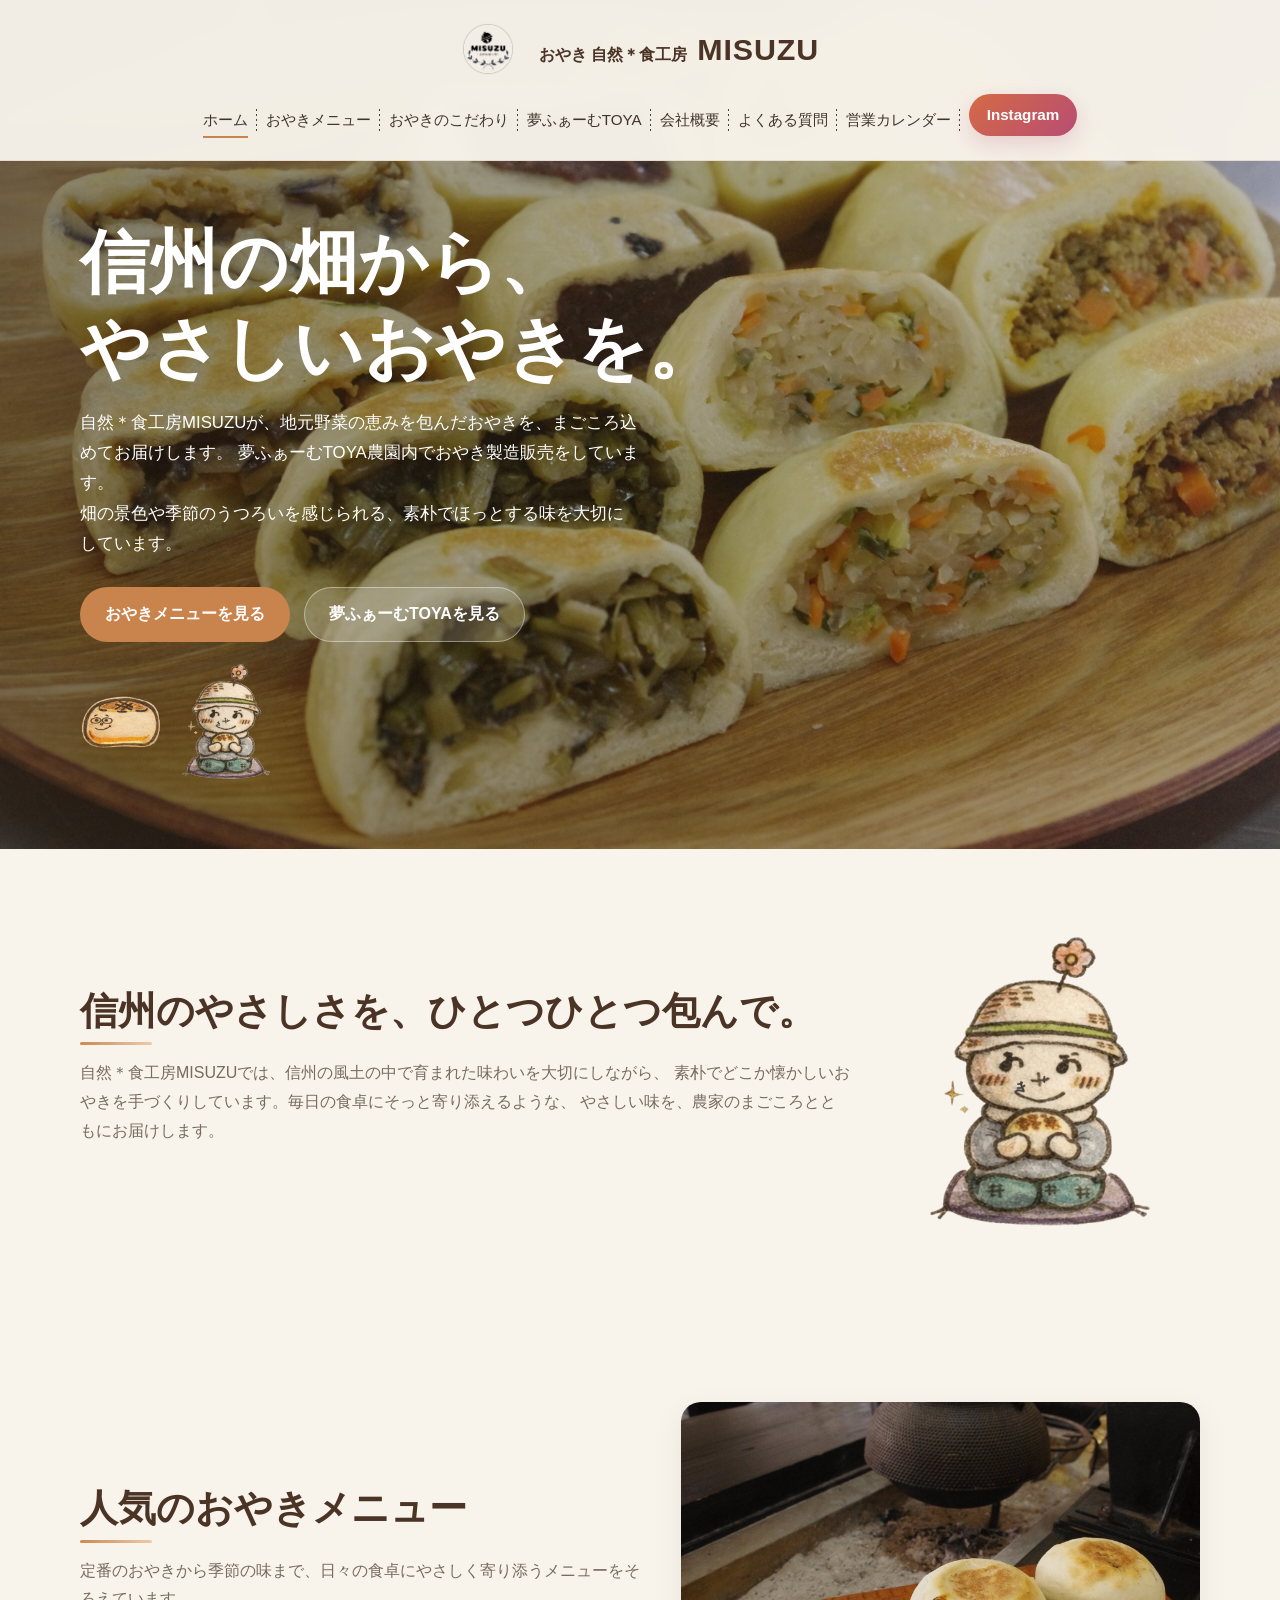
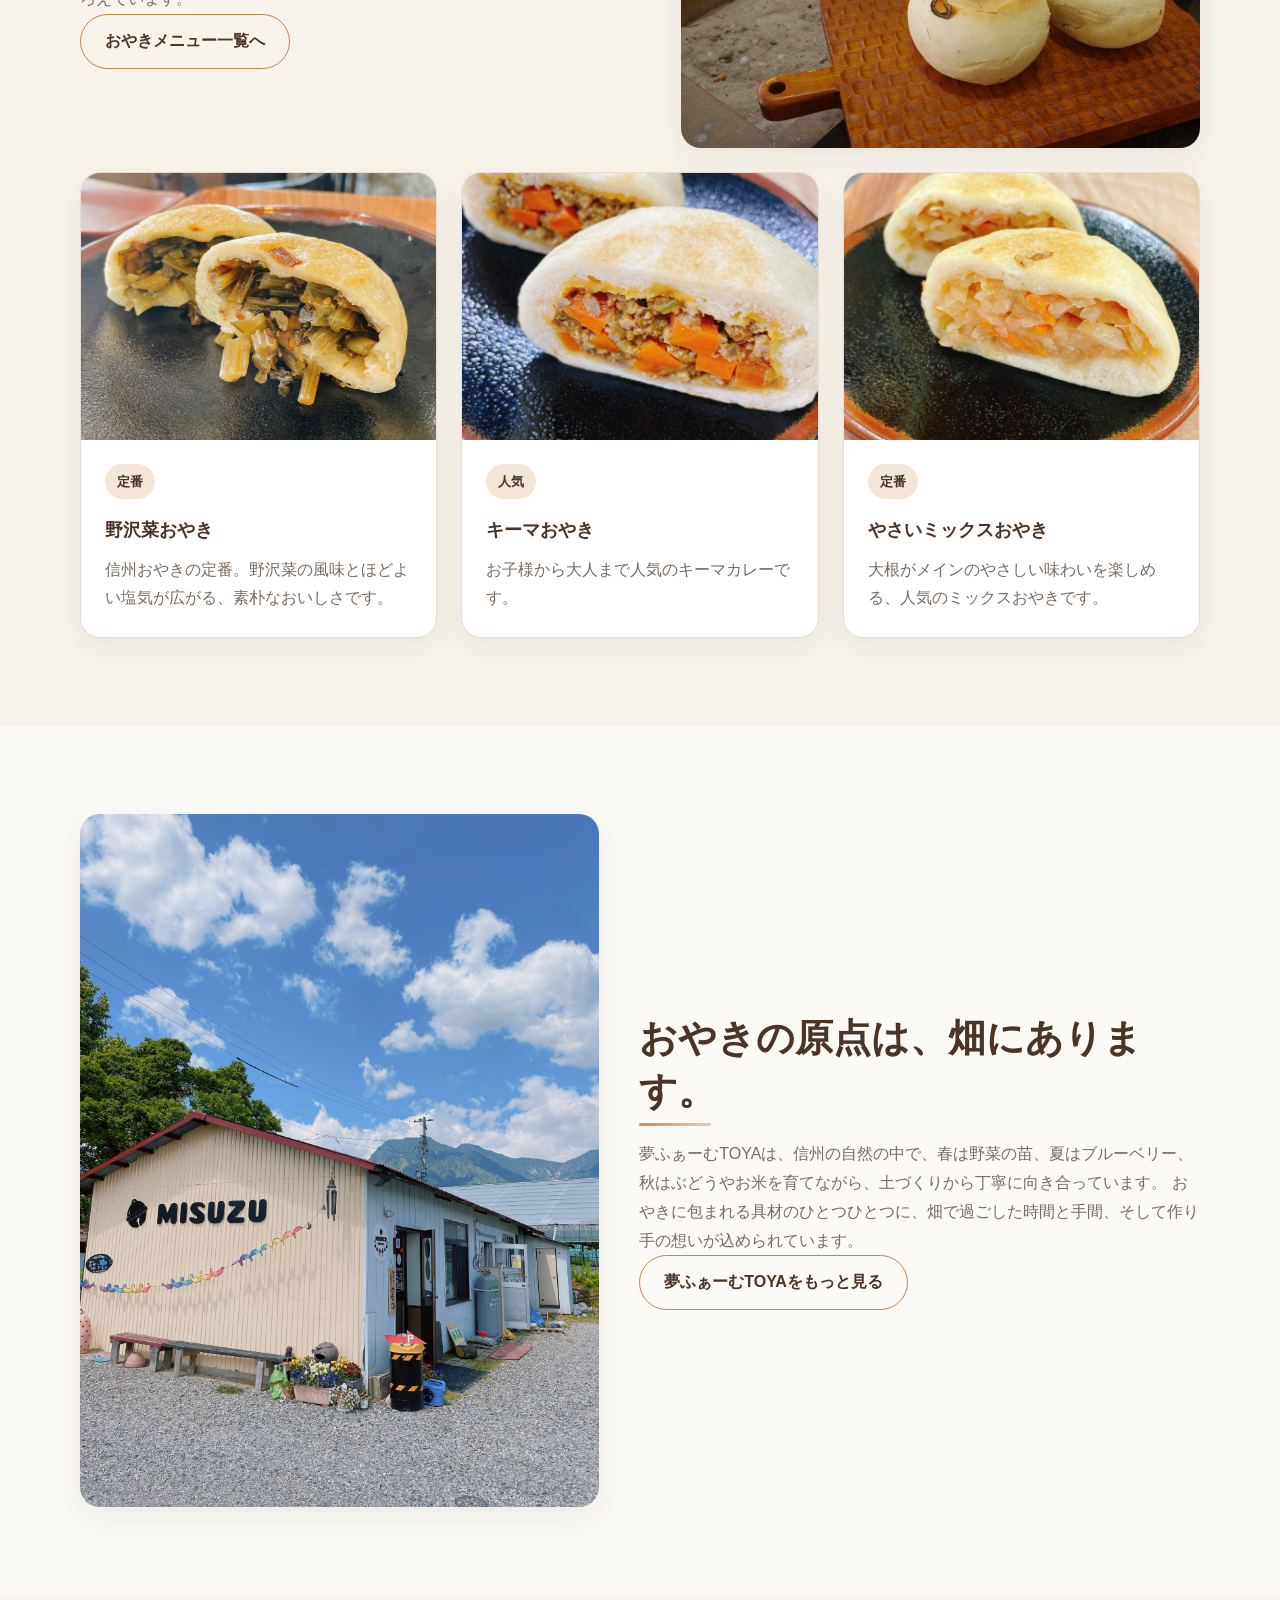
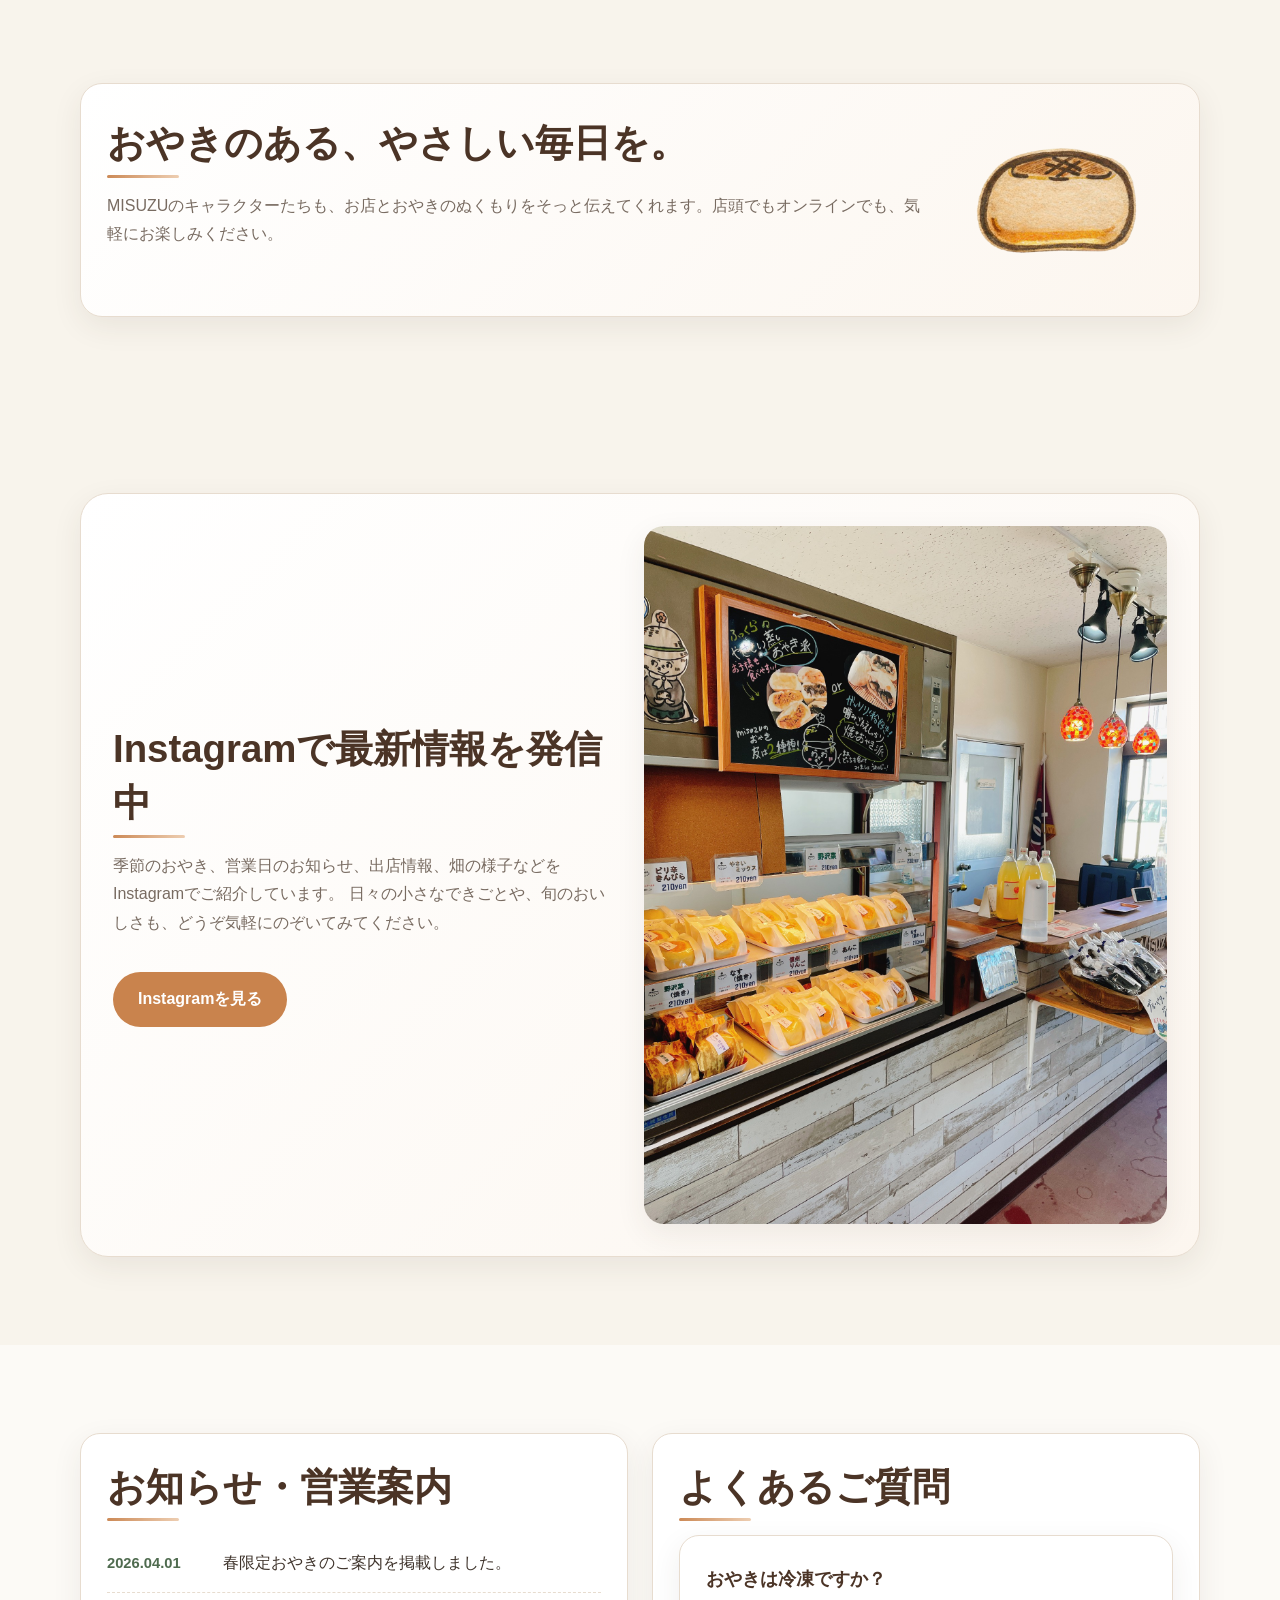
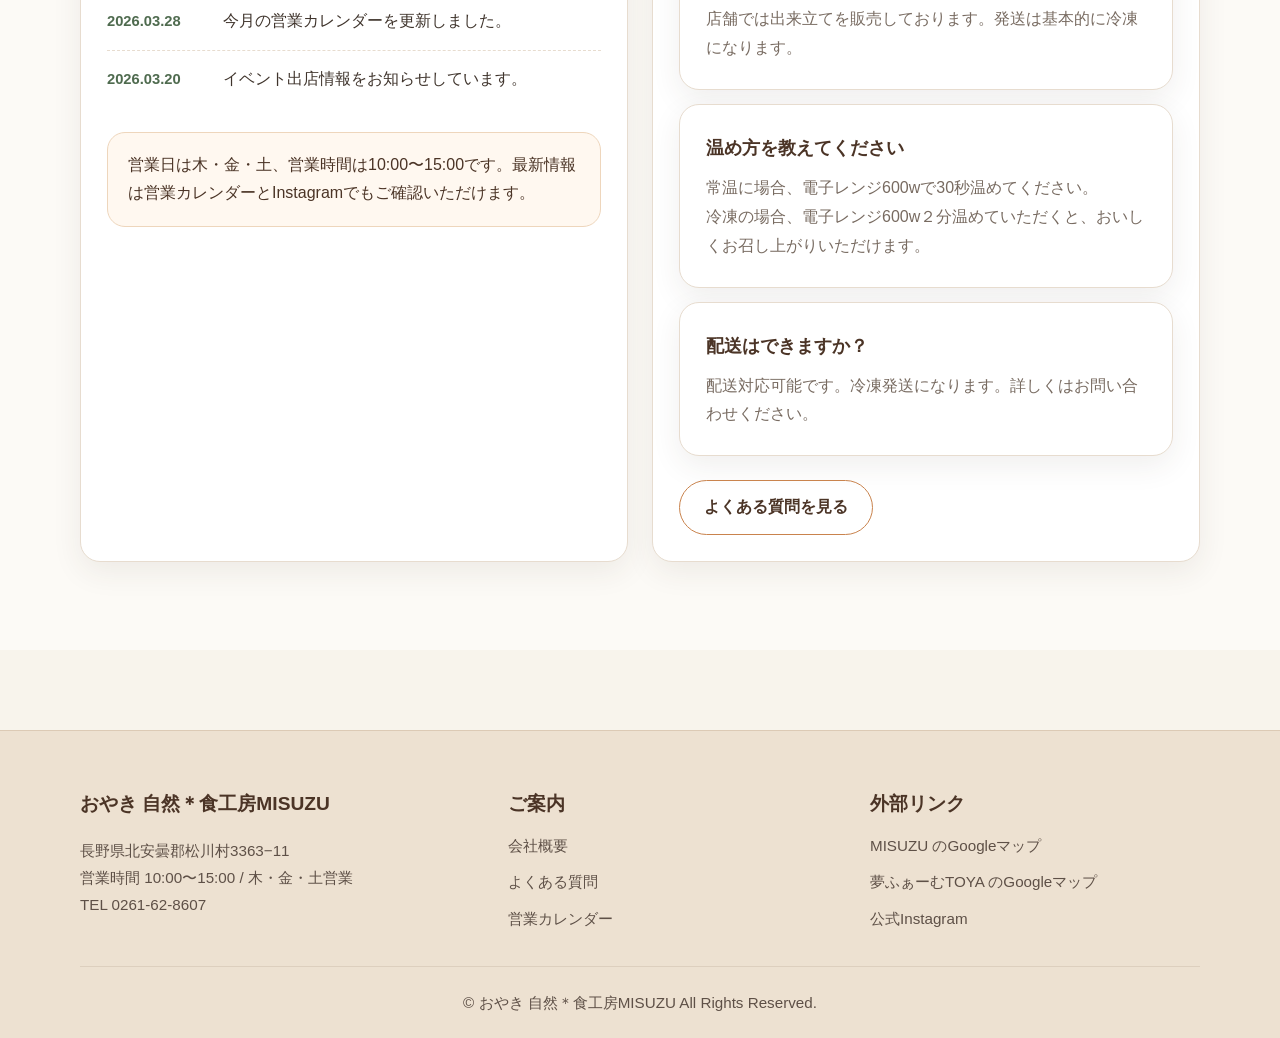
<file: index.html>
<!DOCTYPE html>
<html lang="ja">
<head>
  <meta charset="UTF-8">
  <meta name="viewport" content="width=device-width, initial-scale=1.0">
  <title>おやき 自然＊食工房MISUZU | 信州の畑から、やさしいおやきを。</title>
  <meta name="description" content="自然＊食工房MISUZUは、信州の地元野菜を活かした手づくりおやきをお届けしています。夢ふぁーむTOYAの畑から生まれる、やさしい郷土の味をお楽しみください。">
  <link rel="stylesheet" href="assets/css/style.css">
</head>
<body>

<header class="site-header">
  <div class="container header-inner">
    <a class="logo-wrap" href="index.html">
      <img src="assets/img/logo.png" alt="MISUZUロゴ" class="logo-img">
      <div class="logo-text">
        <span class="logo-main">おやき 自然＊食工房</span>
        <span class="logo-en">MISUZU</span>
      </div>
    </a>

    <button class="menu-toggle" aria-label="メニューを開く" aria-expanded="false">
      <span class="menu-toggle-bar"></span>
      <span class="menu-toggle-bar"></span>
      <span class="menu-toggle-bar"></span>
    </button>

    <nav class="global-nav">
      <ul>
          <li><a href="index.html" class="is-current">ホーム</a></li>
          <li><a href="menu.html">おやきメニュー</a></li>
          <li><a href="commitment.html">おやきのこだわり</a></li>
          <li><a href="farm.html">夢ふぁーむTOYA</a></li>
          <li><a href="company.html">会社概要</a></li>
          <li><a href="faq.html">よくある質問</a></li>
          <li><a href="calendar.html">営業カレンダー</a></li>
          <li class="nav-instagram"><a class="social-link social-link-inline" href="https://www.instagram.com/misuzu_8607/" target="_blank" rel="noopener">Instagram</a></li>
      </ul>
    </nav>
  </div>
</header>


<main>
  <section class="hero">
    <div class="container hero-inner">
      <div class="hero-content">
<h1>信州の畑から、<br>やさしいおやきを。</h1>
        <p>
          自然＊食工房MISUZUが、地元野菜の恵みを包んだおやきを、まごころ込めてお届けします。
          夢ふぁーむTOYA農園内でおやき製造販売をしています。<br>
          畑の景色や季節のうつろいを感じられる、素朴でほっとする味を大切にしています。
        </p>
        <div class="hero-buttons">
          <a class="btn" href="menu.html">おやきメニューを見る</a>
          <a class="btn btn-secondary" href="farm.html">夢ふぁーむTOYAを見る</a>
        </div>
        <div class="hero-illust">
          <img src="assets/img/oyakikyara.png" alt="おやきキャラ">
          <img src="assets/img/oyakiobasan.png" alt="おやき婆さん">
        </div>
      </div>
    </div>
  </section>

  <section class="section">
    <div class="container home-mascot">
      <div>
        <h2 class="section-title">信州のやさしさを、ひとつひとつ包んで。</h2>
      <p class="section-lead">
        自然＊食工房MISUZUでは、信州の風土の中で育まれた味わいを大切にしながら、
        素朴でどこか懐かしいおやきを手づくりしています。毎日の食卓にそっと寄り添えるような、
        やさしい味を、農家のまごころとともにお届けします。
      </p>
      </div>
      <div class="home-mascot-side">
        <img src="assets/img/oyakiobasan.png" alt="おやき婆さんのイラスト">
      </div>
    </div>
  </section>
  <section class="section">
    <div class="container media-block">
      <div class="media-text">
        <h2 class="section-title">人気のおやきメニュー</h2>
        <p class="section-lead">
          定番のおやきから季節の味まで、日々の食卓にやさしく寄り添うメニューをそろえています。
        </p>
        <a class="btn btn-outline" href="menu.html">おやきメニュー一覧へ</a>
      </div>
      <div class="media-image">
        <img src="assets/img/irori.JPG" alt="いろりとおやきの風景">
      </div>
    </div>

    <div class="container spacer-24"></div>

    <div class="container grid grid-3">
      <article class="card menu-card">
        <div class="card-image">
          <img src="assets/img/nozawana.JPG" alt="野沢菜おやき">
        </div>
        <div class="card-body">
          <div class="tag-row"><span class="tag">定番</span></div>
          <h3>野沢菜おやき</h3>
          <p>信州おやきの定番。野沢菜の風味とほどよい塩気が広がる、素朴なおいしさです。</p>
        </div>
      </article>

      <article class="card menu-card">
        <div class="card-image">
          <img src="assets/img/ki-ma.JPG" alt="キーマおやき">
        </div>
        <div class="card-body">
          <div class="tag-row"><span class="tag">人気</span></div>
          <h3>キーマおやき</h3>
          <p>お子様から大人まで人気のキーマカレーです。</p>
        </div>
      </article>

      <article class="card menu-card">
        <div class="card-image">
          <img src="assets/img/doikonmixkusu.JPG" alt="野菜ミックスおやき">
        </div>
        <div class="card-body">
          <div class="tag-row"><span class="tag">定番</span></div>
          <h3>やさいミックスおやき</h3>
          <p>大根がメインのやさしい味わいを楽しめる、人気のミックスおやきです。</p>
        </div>
      </article>
    </div>
  </section>

  <section class="section alt">
    <div class="container media-block reverse">
      <div class="media-image">
        <img src="assets/img/tenpo.JPG" alt="夢ふぁーむTOYAとMISUZUの外観">
      </div>
      <div class="media-text">
        <h2 class="section-title">おやきの原点は、畑にあります。</h2>
        <p class="section-lead">
          夢ふぁーむTOYAは、信州の自然の中で、春は野菜の苗、夏はブルーベリー、秋はぶどうやお米を育てながら、土づくりから丁寧に向き合っています。
          おやきに包まれる具材のひとつひとつに、畑で過ごした時間と手間、そして作り手の想いが込められています。
        </p>
        <a class="btn btn-outline" href="farm.html">夢ふぁーむTOYAをもっと見る</a>
      </div>
    </div>
  </section>

  
<section class="section">
    <div class="container mini-banner">
      <div>
        <h2 class="section-title">おやきのある、やさしい毎日を。</h2>
        <p class="section-lead">MISUZUのキャラクターたちも、お店とおやきのぬくもりをそっと伝えてくれます。店頭でもオンラインでも、気軽にお楽しみください。</p>
      </div>
      <div>
        <img src="assets/img/oyakiirasuto.png" alt="おやきイラスト">
      </div>
    </div>
  </section>

  <section class="section">
    <div class="container instagram-box">
      <div>
        <h2 class="section-title">Instagramで最新情報を発信中</h2>
        <p class="section-lead">
          季節のおやき、営業日のお知らせ、出店情報、畑の様子などをInstagramでご紹介しています。
          日々の小さなできごとや、旬のおいしさも、どうぞ気軽にのぞいてみてください。
        </p>
        <a class="btn" href="https://www.instagram.com/misuzu_8607/" target="_blank" rel="noopener">Instagramを見る</a>
      </div>
      <div class="instagram-photo">
        <img src="assets/img/tennai.JPG" alt="MISUZU店内">
      </div>
    </div>
  </section>

  <section class="section alt">
    <div class="container grid grid-2">
      <div class="info-card">
        <h2 class="section-title">お知らせ・営業案内</h2>
        <ul class="news-list">
          <li><span class="news-date">2026.04.01</span> 春限定おやきのご案内を掲載しました。</li>
          <li><span class="news-date">2026.03.28</span> 今月の営業カレンダーを更新しました。</li>
          <li><span class="news-date">2026.03.20</span> イベント出店情報をお知らせしています。</li>
        </ul>
        <div class="spacer-24"></div>
        <div class="note-box">
          営業日は木・金・土、営業時間は10:00〜15:00です。最新情報は営業カレンダーとInstagramでもご確認いただけます。
        </div>
      </div>

      <div class="info-card">
        <h2 class="section-title">よくあるご質問</h2>
        <div class="faq-preview">
          <div class="faq-preview-item">
            <h3>おやきは冷凍ですか？</h3>
            <p>店舗では出来立てを販売しております。発送は基本的に冷凍になります。</p>
          </div>
          <div class="faq-preview-item">
            <h3>温め方を教えてください</h3>
            <p>常温に場合、電子レンジ600wで30秒温めてください。<br>
              冷凍の場合、電子レンジ600w２分温めていただくと、おいしくお召し上がりいただけます。</p>
          </div>
          <div class="faq-preview-item">
            <h3>配送はできますか？</h3>
            <p>配送対応可能です。冷凍発送になります。詳しくはお問い合わせください。</p>
          </div>
        </div>
        <div class="spacer-24"></div>
        <a class="btn btn-outline" href="faq.html">よくある質問を見る</a>
      </div>
    </div>
  </section>
</main>


<footer class="site-footer">
  <div class="container footer-grid">
    <div>
      <h2 class="footer-title">おやき 自然＊食工房MISUZU</h2>
      <p class="footer-text">
        長野県北安曇郡松川村3363−11<br>
        営業時間 10:00〜15:00 / 木・金・土営業<br>
        TEL 0261-62-8607
      </p>
    </div>

    <div>
      <h2 class="footer-title">ご案内</h2>
      <ul class="footer-links">
        <li><a href="company.html">会社概要</a></li>
        <li><a href="faq.html">よくある質問</a></li>
        <li><a href="calendar.html">営業カレンダー</a></li>
      </ul>
    </div>

    <div>
      <h2 class="footer-title">外部リンク</h2>
      <ul class="footer-links">
        <li><a href="https://maps.app.goo.gl/z2xtcwqG5wFRK5Et5" target="_blank" rel="noopener">MISUZU のGoogleマップ</a></li>
        <li><a href="https://maps.app.goo.gl/m7AJGB9imbw2yiM36" target="_blank" rel="noopener">夢ふぁーむTOYA のGoogleマップ</a></li>
        <li><a href="https://www.instagram.com/misuzu_8607/" target="_blank" rel="noopener">公式Instagram</a></li>
      </ul>
    </div>
  </div>
  <div class="container footer-bottom">
    © おやき 自然＊食工房MISUZU All Rights Reserved.
  </div>
</footer>

<script src="assets/js/main.js"></script>
</body>
</html>
</file>
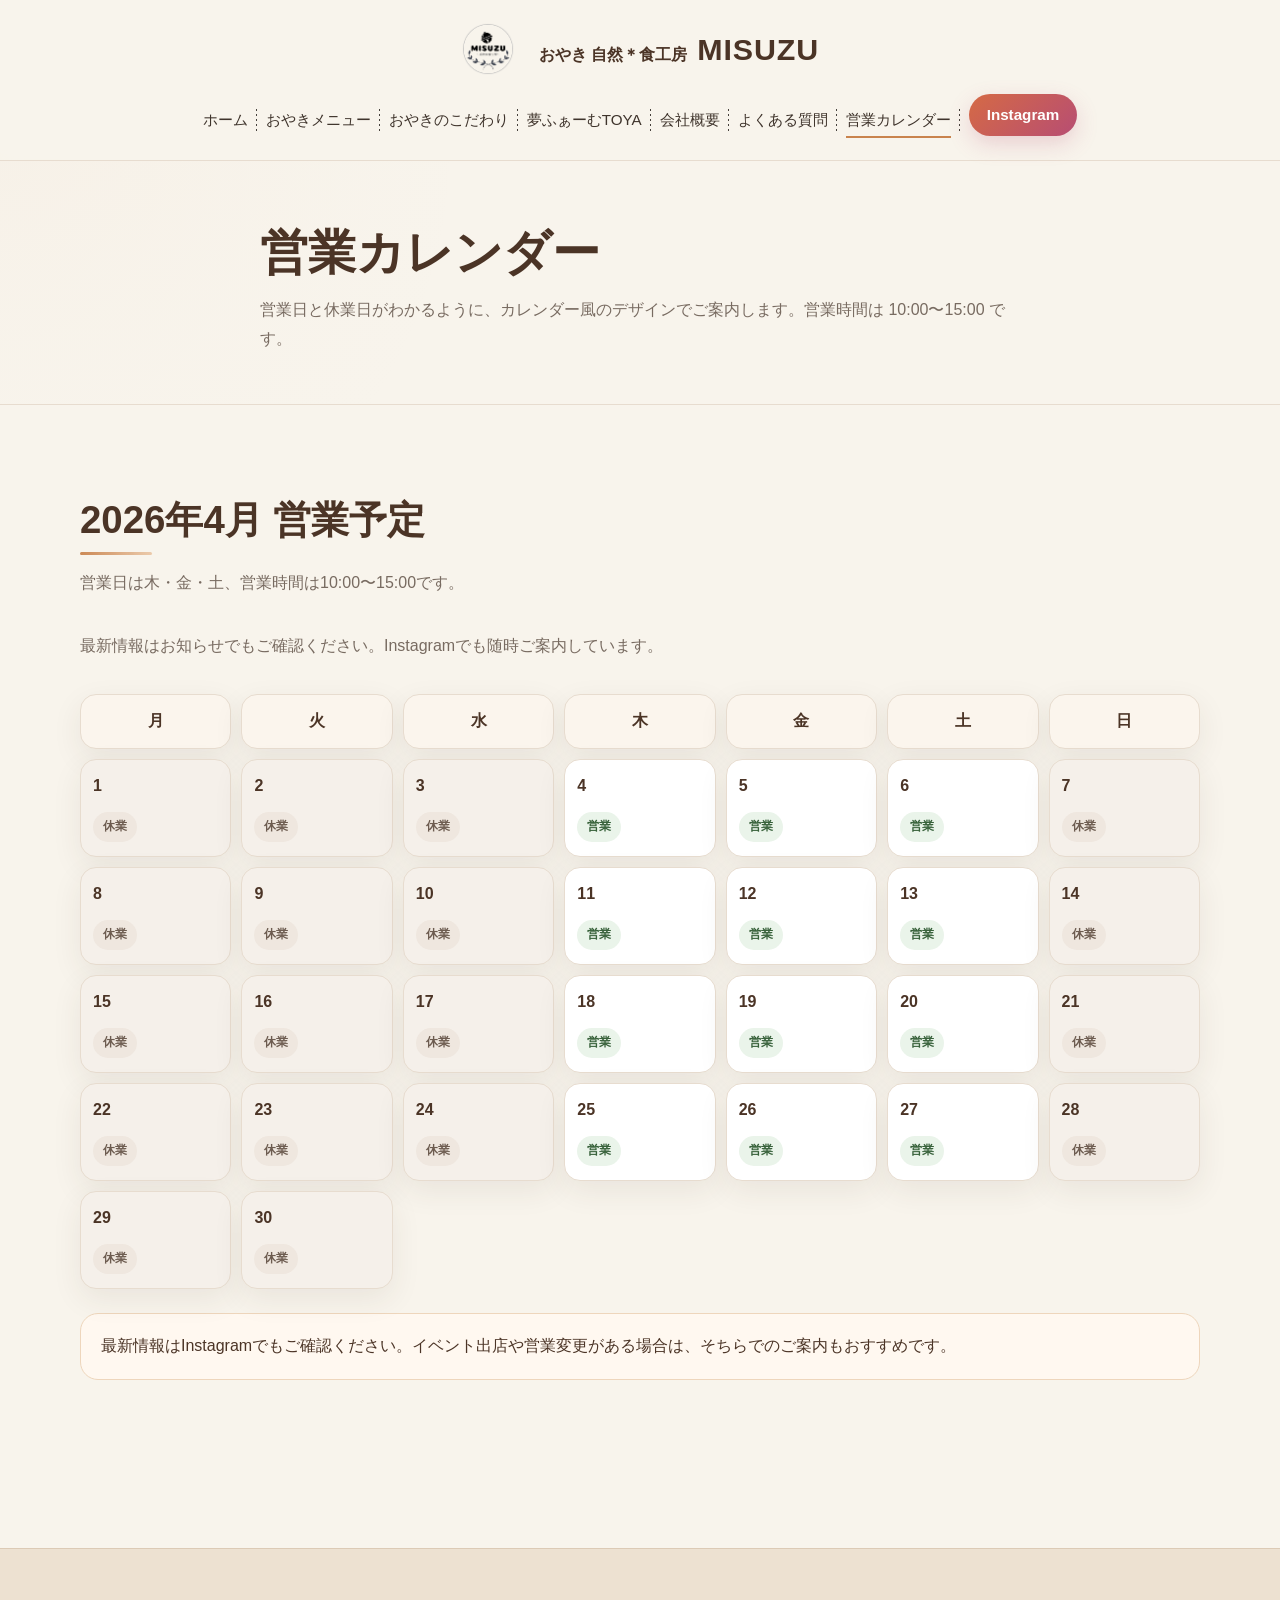
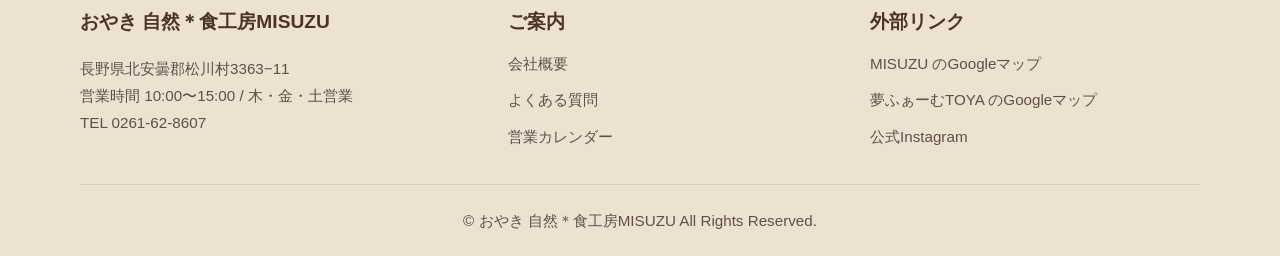
<file: calendar.html>
<!DOCTYPE html>
<html lang="ja">
<head>
  <meta charset="UTF-8">
  <meta name="viewport" content="width=device-width, initial-scale=1.0">
  <title>営業カレンダー | 自然＊食工房MISUZU</title>
  <meta name="description" content="自然＊食工房MISUZUの営業日、休業日、イベント出店日をカレンダーでご案内します。最新情報はお知らせやInstagramもご確認ください。">
  <link rel="stylesheet" href="assets/css/style.css">
</head>
<body>

<header class="site-header">
  <div class="container header-inner">
    <a class="logo-wrap" href="index.html">
      <img src="assets/img/logo.png" alt="MISUZUロゴ" class="logo-img">
      <div class="logo-text">
        <span class="logo-main">おやき 自然＊食工房</span>
        <span class="logo-en">MISUZU</span>
      </div>
    </a>

    <button class="menu-toggle" aria-label="メニューを開く" aria-expanded="false">
      <span class="menu-toggle-bar"></span>
      <span class="menu-toggle-bar"></span>
      <span class="menu-toggle-bar"></span>
    </button>

    <nav class="global-nav">
      <ul>
          <li><a href="index.html">ホーム</a></li>
          <li><a href="menu.html">おやきメニュー</a></li>
          <li><a href="commitment.html">おやきのこだわり</a></li>
          <li><a href="farm.html">夢ふぁーむTOYA</a></li>
          <li><a href="company.html">会社概要</a></li>
          <li><a href="faq.html">よくある質問</a></li>
          <li><a href="calendar.html" class="is-current">営業カレンダー</a></li>
          <li class="nav-instagram"><a class="social-link social-link-inline" href="https://www.instagram.com/misuzu_8607/" target="_blank" rel="noopener">Instagram</a></li>
      </ul>
    </nav>
  </div>
</header>


<main class="page-main">
  <section class="page-hero">
    <div class="container narrow">
      <h1>営業カレンダー</h1>
      <p>営業日と休業日がわかるように、カレンダー風のデザインでご案内します。営業時間は 10:00〜15:00 です。</p>
    </div>
  </section>

  <section class="section">
    <div class="container">
      <h2 class="section-title">2026年4月 営業予定</h2><p class="section-lead">営業日は木・金・土、営業時間は10:00〜15:00です。</p>
      <p class="section-lead">最新情報はお知らせでもご確認ください。Instagramでも随時ご案内しています。</p>

      
      <div class="calendar-grid">
        <div class="calendar-head">月</div>
        <div class="calendar-head">火</div>
        <div class="calendar-head">水</div>
        <div class="calendar-head">木</div>
        <div class="calendar-head">金</div>
        <div class="calendar-head">土</div>
        <div class="calendar-head">日</div>

        <div class="calendar-cell is-closed"><div class="calendar-day">1</div><span class="calendar-label label-closed">休業</span></div>
        <div class="calendar-cell is-closed"><div class="calendar-day">2</div><span class="calendar-label label-closed">休業</span></div>
        <div class="calendar-cell is-closed"><div class="calendar-day">3</div><span class="calendar-label label-closed">休業</span></div>
        <div class="calendar-cell"><div class="calendar-day">4</div><span class="calendar-label label-open">営業</span></div>
        <div class="calendar-cell"><div class="calendar-day">5</div><span class="calendar-label label-open">営業</span></div>
        <div class="calendar-cell"><div class="calendar-day">6</div><span class="calendar-label label-open">営業</span></div>
        <div class="calendar-cell is-closed"><div class="calendar-day">7</div><span class="calendar-label label-closed">休業</span></div>

        <div class="calendar-cell is-closed"><div class="calendar-day">8</div><span class="calendar-label label-closed">休業</span></div>
        <div class="calendar-cell is-closed"><div class="calendar-day">9</div><span class="calendar-label label-closed">休業</span></div>
        <div class="calendar-cell is-closed"><div class="calendar-day">10</div><span class="calendar-label label-closed">休業</span></div>
        <div class="calendar-cell"><div class="calendar-day">11</div><span class="calendar-label label-open">営業</span></div>
        <div class="calendar-cell"><div class="calendar-day">12</div><span class="calendar-label label-open">営業</span></div>
        <div class="calendar-cell"><div class="calendar-day">13</div><span class="calendar-label label-open">営業</span></div>
        <div class="calendar-cell is-closed"><div class="calendar-day">14</div><span class="calendar-label label-closed">休業</span></div>

        <div class="calendar-cell is-closed"><div class="calendar-day">15</div><span class="calendar-label label-closed">休業</span></div>
        <div class="calendar-cell is-closed"><div class="calendar-day">16</div><span class="calendar-label label-closed">休業</span></div>
        <div class="calendar-cell is-closed"><div class="calendar-day">17</div><span class="calendar-label label-closed">休業</span></div>
        <div class="calendar-cell"><div class="calendar-day">18</div><span class="calendar-label label-open">営業</span></div>
        <div class="calendar-cell"><div class="calendar-day">19</div><span class="calendar-label label-open">営業</span></div>
        <div class="calendar-cell"><div class="calendar-day">20</div><span class="calendar-label label-open">営業</span></div>
        <div class="calendar-cell is-closed"><div class="calendar-day">21</div><span class="calendar-label label-closed">休業</span></div>

        <div class="calendar-cell is-closed"><div class="calendar-day">22</div><span class="calendar-label label-closed">休業</span></div>
        <div class="calendar-cell is-closed"><div class="calendar-day">23</div><span class="calendar-label label-closed">休業</span></div>
        <div class="calendar-cell is-closed"><div class="calendar-day">24</div><span class="calendar-label label-closed">休業</span></div>
        <div class="calendar-cell"><div class="calendar-day">25</div><span class="calendar-label label-open">営業</span></div>
        <div class="calendar-cell"><div class="calendar-day">26</div><span class="calendar-label label-open">営業</span></div>
        <div class="calendar-cell"><div class="calendar-day">27</div><span class="calendar-label label-open">営業</span></div>
        <div class="calendar-cell is-closed"><div class="calendar-day">28</div><span class="calendar-label label-closed">休業</span></div>

        <div class="calendar-cell is-closed"><div class="calendar-day">29</div><span class="calendar-label label-closed">休業</span></div>
        <div class="calendar-cell is-closed"><div class="calendar-day">30</div><span class="calendar-label label-closed">休業</span></div>
      </div>


      <div class="spacer-24"></div>
      <div class="note-box">
        最新情報はInstagramでもご確認ください。イベント出店や営業変更がある場合は、そちらでのご案内もおすすめです。
      </div>
    </div>
  </section>
</main>


<footer class="site-footer">
  <div class="container footer-grid">
    <div>
      <h2 class="footer-title">おやき 自然＊食工房MISUZU</h2>
      <p class="footer-text">
        長野県北安曇郡松川村3363−11<br>
        営業時間 10:00〜15:00 / 木・金・土営業<br>
        TEL 0261-62-8607
      </p>
    </div>

    <div>
      <h2 class="footer-title">ご案内</h2>
      <ul class="footer-links">
        <li><a href="company.html">会社概要</a></li>
        <li><a href="faq.html">よくある質問</a></li>
        <li><a href="calendar.html">営業カレンダー</a></li>
      </ul>
    </div>

    <div>
      <h2 class="footer-title">外部リンク</h2>
      <ul class="footer-links">
        <li><a href="https://maps.app.goo.gl/z2xtcwqG5wFRK5Et5" target="_blank" rel="noopener">MISUZU のGoogleマップ</a></li>
        <li><a href="https://maps.app.goo.gl/m7AJGB9imbw2yiM36" target="_blank" rel="noopener">夢ふぁーむTOYA のGoogleマップ</a></li>
        <li><a href="https://www.instagram.com/misuzu_8607/" target="_blank" rel="noopener">公式Instagram</a></li>
      </ul>
    </div>
  </div>
  <div class="container footer-bottom">
    © おやき 自然＊食工房MISUZU All Rights Reserved.
  </div>
</footer>

<script src="assets/js/main.js"></script>
</body>
</html>
</file>
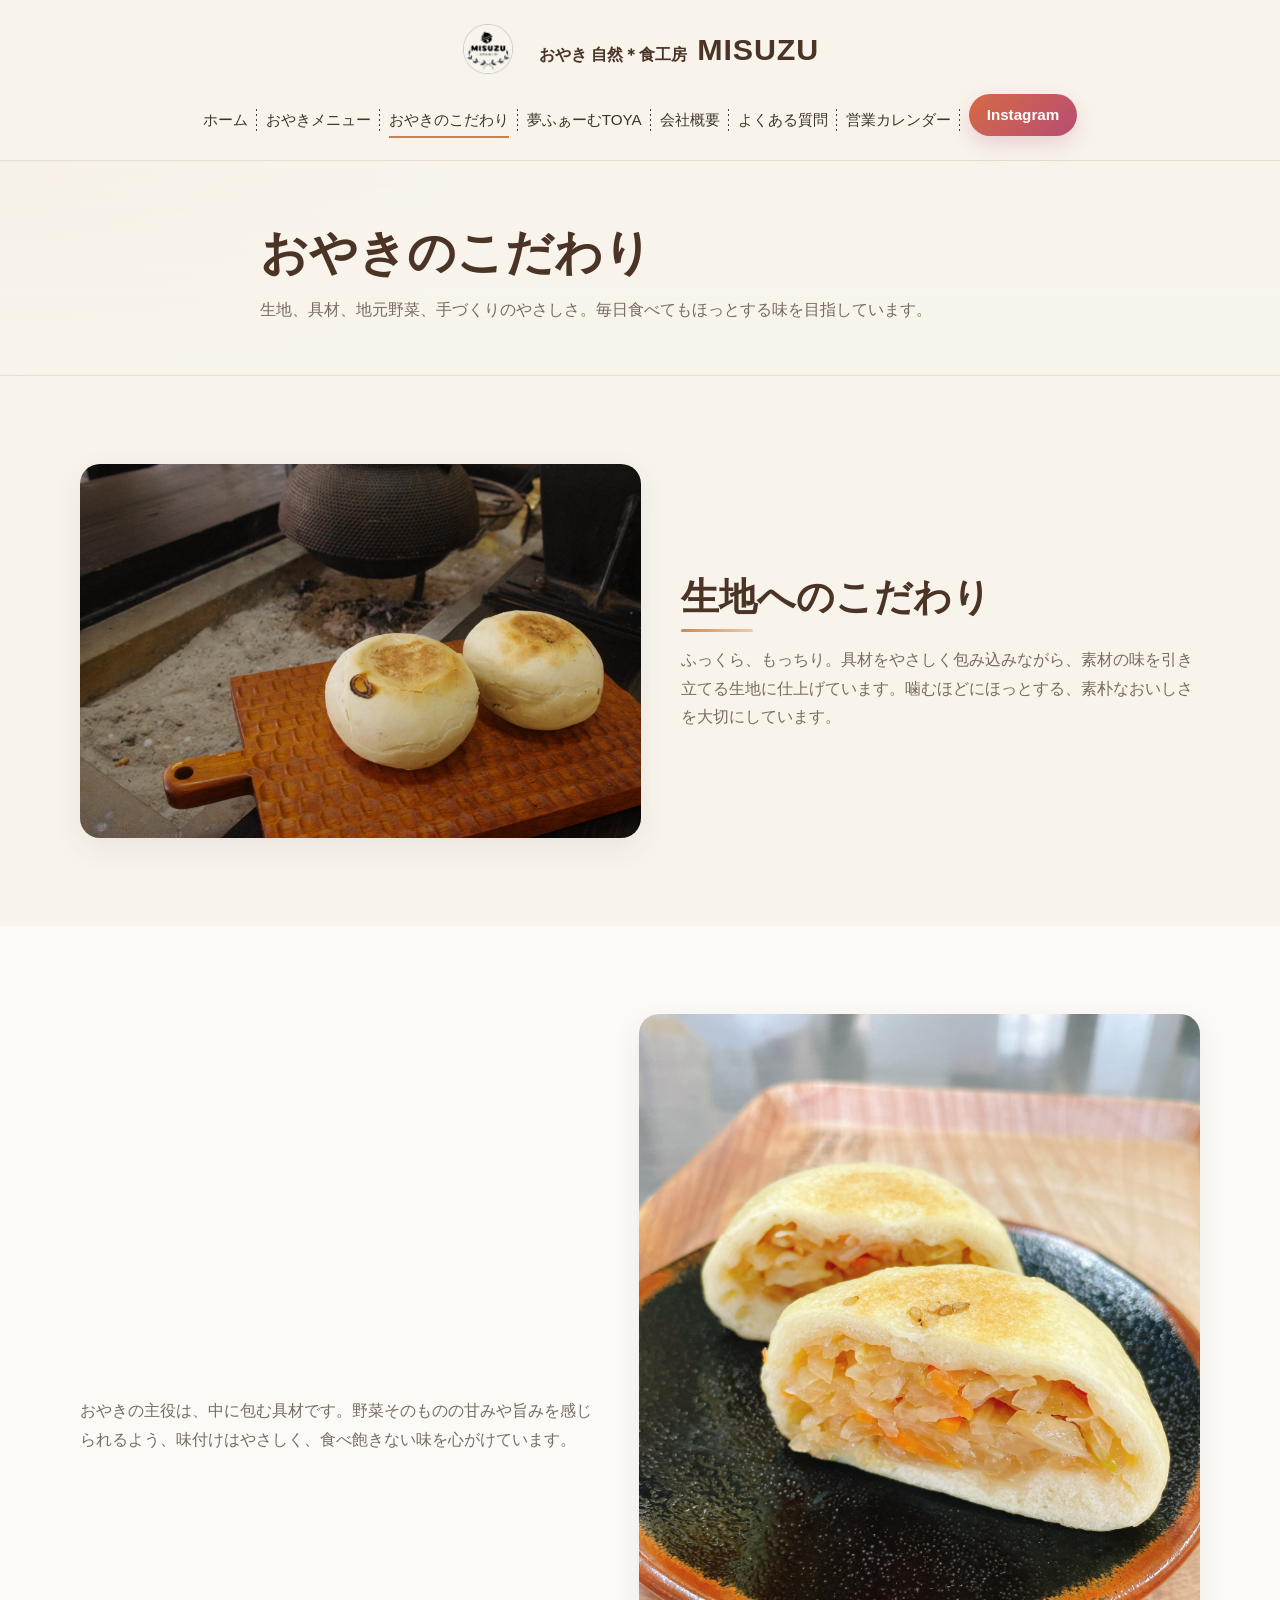
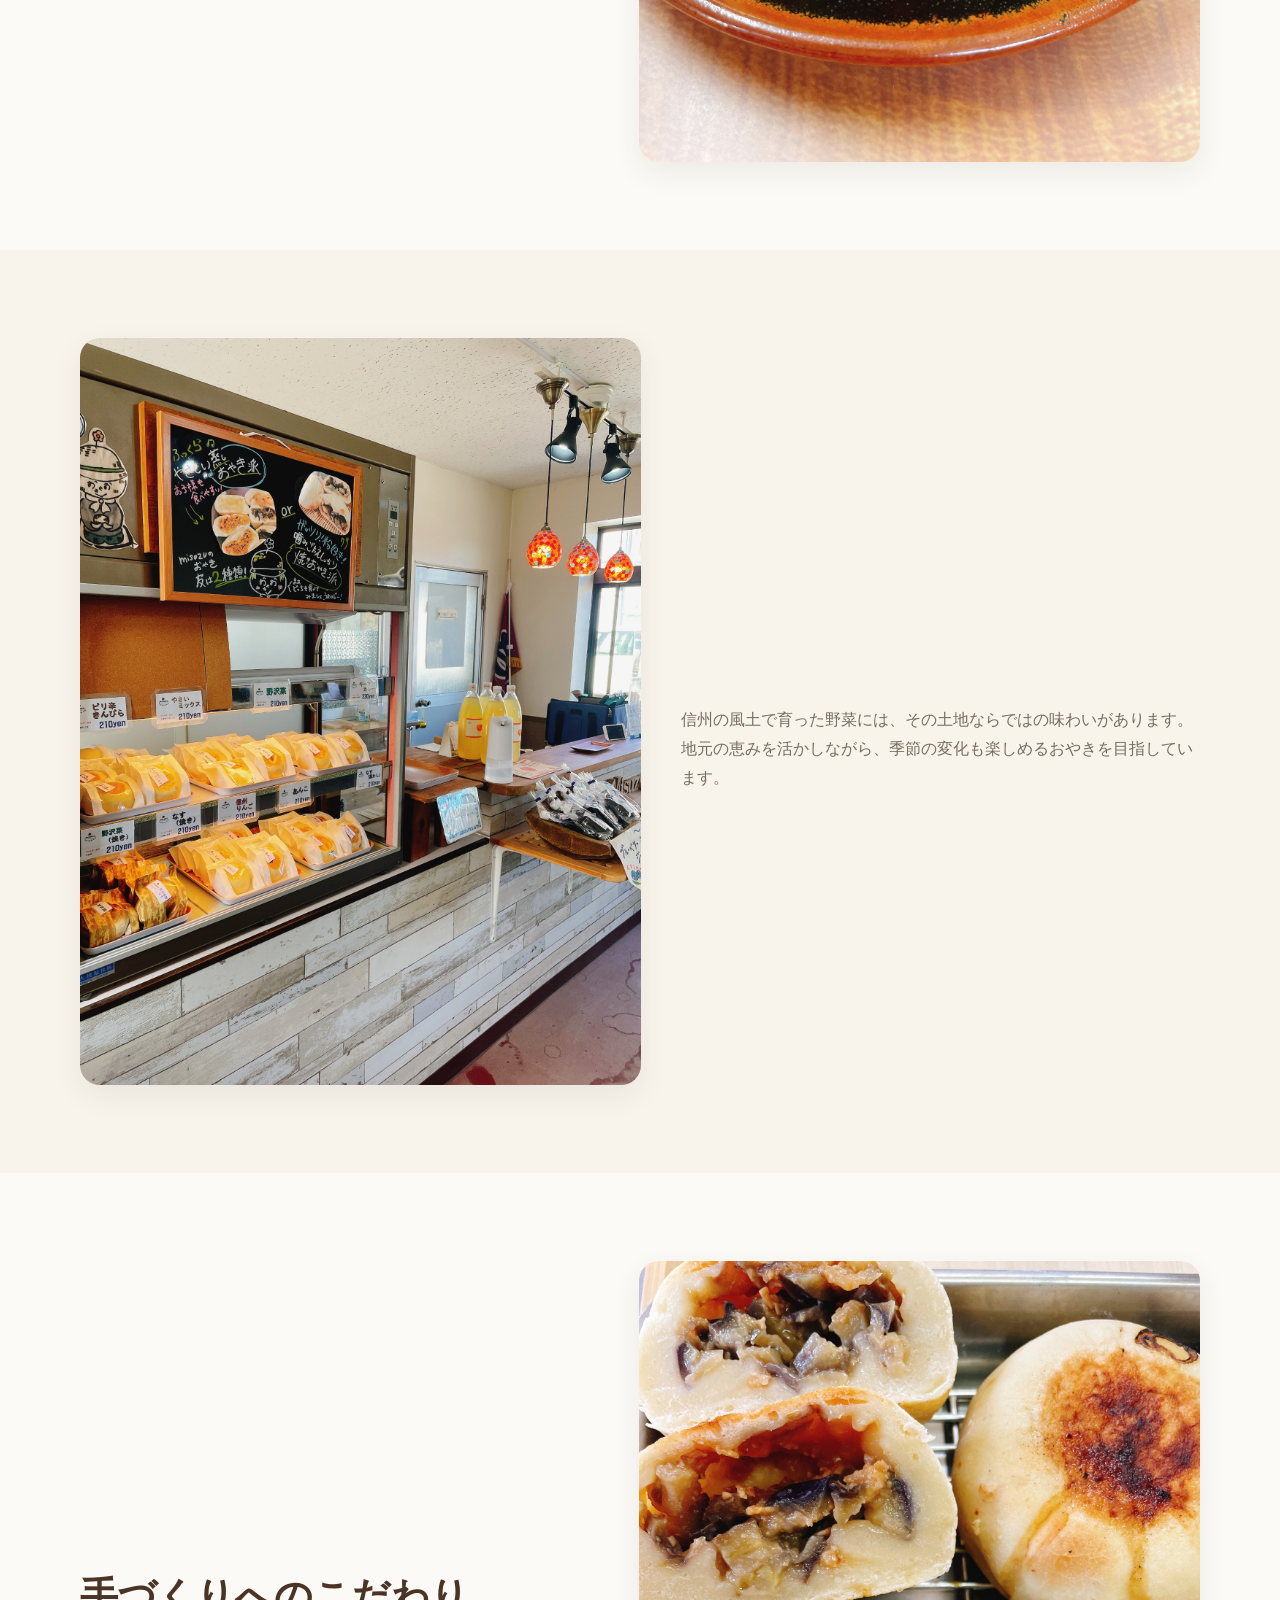
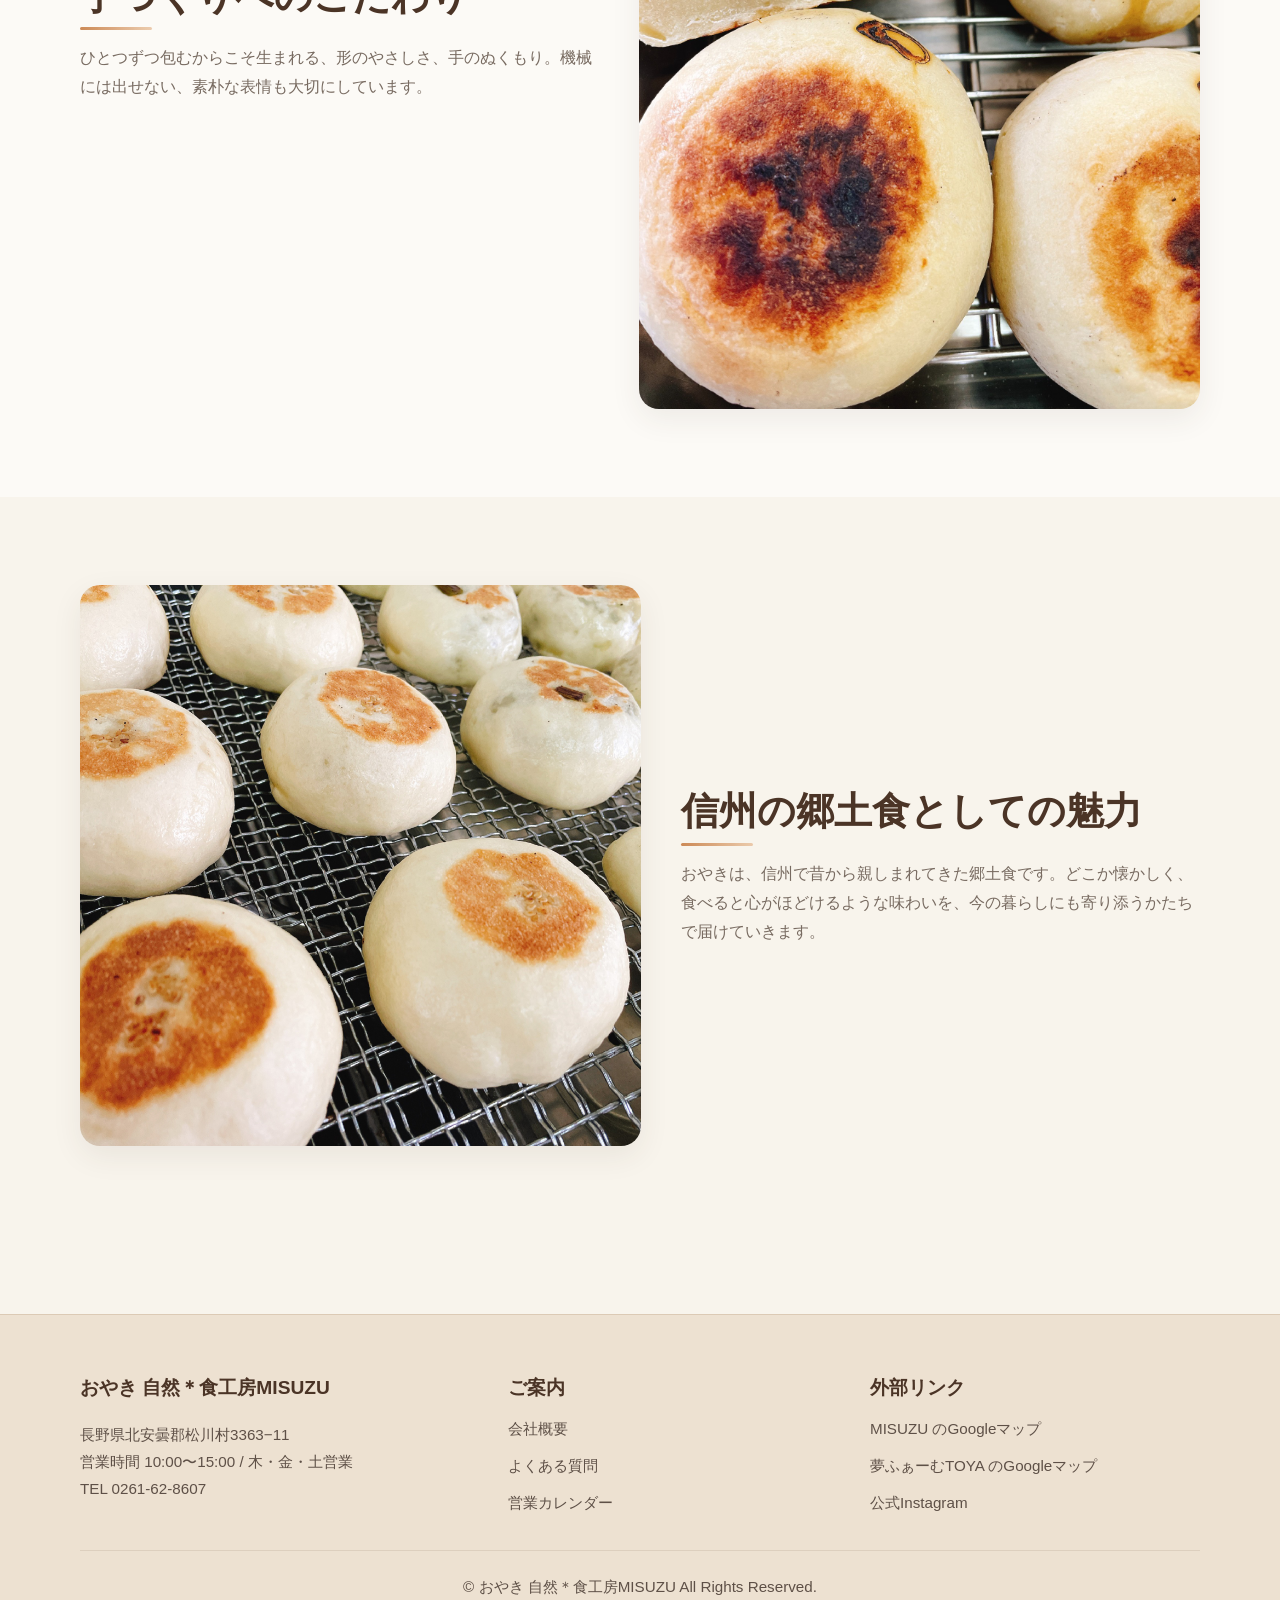
<file: commitment.html>
<!DOCTYPE html>
<html lang="ja">
<head>
  <meta charset="UTF-8">
  <meta name="viewport" content="width=device-width, initial-scale=1.0">
  <title>おやきのこだわり | 手づくり・地元野菜・信州の味</title>
  <meta name="description" content="自然＊食工房MISUZUのおやきづくりへのこだわりをご紹介。生地、具材、地元野菜、手作りのやさしさ、信州の郷土食としての魅力をお伝えします。">
  <link rel="stylesheet" href="assets/css/style.css">
</head>
<body>

<header class="site-header">
  <div class="container header-inner">
    <a class="logo-wrap" href="index.html">
      <img src="assets/img/logo.png" alt="MISUZUロゴ" class="logo-img">
      <div class="logo-text">
        <span class="logo-main">おやき 自然＊食工房</span>
        <span class="logo-en">MISUZU</span>
      </div>
    </a>

    <button class="menu-toggle" aria-label="メニューを開く" aria-expanded="false">
      <span class="menu-toggle-bar"></span>
      <span class="menu-toggle-bar"></span>
      <span class="menu-toggle-bar"></span>
    </button>

    <nav class="global-nav">
      <ul>
          <li><a href="index.html">ホーム</a></li>
          <li><a href="menu.html">おやきメニュー</a></li>
          <li><a href="commitment.html" class="is-current">おやきのこだわり</a></li>
          <li><a href="farm.html">夢ふぁーむTOYA</a></li>
          <li><a href="company.html">会社概要</a></li>
          <li><a href="faq.html">よくある質問</a></li>
          <li><a href="calendar.html">営業カレンダー</a></li>
          <li class="nav-instagram"><a class="social-link social-link-inline" href="https://www.instagram.com/misuzu_8607/" target="_blank" rel="noopener">Instagram</a></li>
      </ul>
    </nav>
  </div>
</header>


<main class="page-main">
  <section class="page-hero">
    <div class="container narrow">
      <h1>おやきのこだわり</h1>
      <p>生地、具材、地元野菜、手づくりのやさしさ。毎日食べてもほっとする味を目指しています。</p>
    </div>
  </section>

  <section class="section">
    <div class="container media-block">
      <div class="media-image">
        <img src="assets/img/irori.JPG" alt="蒸しおやき">
      </div>
      <div class="media-text">
        <h2 class="section-title">生地へのこだわり</h2>
        <p>ふっくら、もっちり。具材をやさしく包み込みながら、素材の味を引き立てる生地に仕上げています。噛むほどにほっとする、素朴なおいしさを大切にしています。</p>
      </div>
    </div>
  </section>

  <section class="section alt">
    <div class="container media-block reverse">
      <div class="media-text">
        <h2 class="section-title">具材へのこだわり</h2>
        <p>おやきの主役は、中に包む具材です。野菜そのものの甘みや旨みを感じられるよう、味付けはやさしく、食べ飽きない味を心がけています。</p>
      </div>
      <div class="media-image">
        <img src="assets/img/doikonmixkusu.JPG" alt="具材たっぷりのおやき">
      </div>
    </div>
  </section>

  <section class="section">
    <div class="container media-block">
      <div class="media-image">
        <img src="assets/img/tennai.JPG" alt="店内の様子">
      </div>
      <div class="media-text">
        <h2 class="section-title">地元野菜へのこだわり</h2>
        <p>信州の風土で育った野菜には、その土地ならではの味わいがあります。地元の恵みを活かしながら、季節の変化も楽しめるおやきを目指しています。</p>
      </div>
    </div>
  </section>

  <section class="section alt">
    <div class="container media-block reverse">
      <div class="media-text">
        <h2 class="section-title">手づくりへのこだわり</h2>
        <p>ひとつずつ包むからこそ生まれる、形のやさしさ、手のぬくもり。機械には出せない、素朴な表情も大切にしています。</p>
      </div>
      <div class="media-image">
        <img src="assets/img/yakioyaki.JPG" alt="焼きおやき">
      </div>
    </div>
  </section>

  <section class="section">
    <div class="container media-block">
      <div class="media-image">
        <img src="assets/img/musioyaki.jpg" alt="信州の郷土食おやき">
      </div>
      <div class="media-text">
        <h2 class="section-title">信州の郷土食としての魅力</h2>
        <p>おやきは、信州で昔から親しまれてきた郷土食です。どこか懐かしく、食べると心がほどけるような味わいを、今の暮らしにも寄り添うかたちで届けていきます。</p>
      </div>
    </div>
  </section>
</main>


<footer class="site-footer">
  <div class="container footer-grid">
    <div>
      <h2 class="footer-title">おやき 自然＊食工房MISUZU</h2>
      <p class="footer-text">
        長野県北安曇郡松川村3363−11<br>
        営業時間 10:00〜15:00 / 木・金・土営業<br>
        TEL 0261-62-8607
      </p>
    </div>

    <div>
      <h2 class="footer-title">ご案内</h2>
      <ul class="footer-links">
        <li><a href="company.html">会社概要</a></li>
        <li><a href="faq.html">よくある質問</a></li>
        <li><a href="calendar.html">営業カレンダー</a></li>
      </ul>
    </div>

    <div>
      <h2 class="footer-title">外部リンク</h2>
      <ul class="footer-links">
        <li><a href="https://maps.app.goo.gl/z2xtcwqG5wFRK5Et5" target="_blank" rel="noopener">MISUZU のGoogleマップ</a></li>
        <li><a href="https://maps.app.goo.gl/m7AJGB9imbw2yiM36" target="_blank" rel="noopener">夢ふぁーむTOYA のGoogleマップ</a></li>
        <li><a href="https://www.instagram.com/misuzu_8607/" target="_blank" rel="noopener">公式Instagram</a></li>
      </ul>
    </div>
  </div>
  <div class="container footer-bottom">
    © おやき 自然＊食工房MISUZU All Rights Reserved.
  </div>
</footer>

<script src="assets/js/main.js"></script>
</body>
</html>
</file>
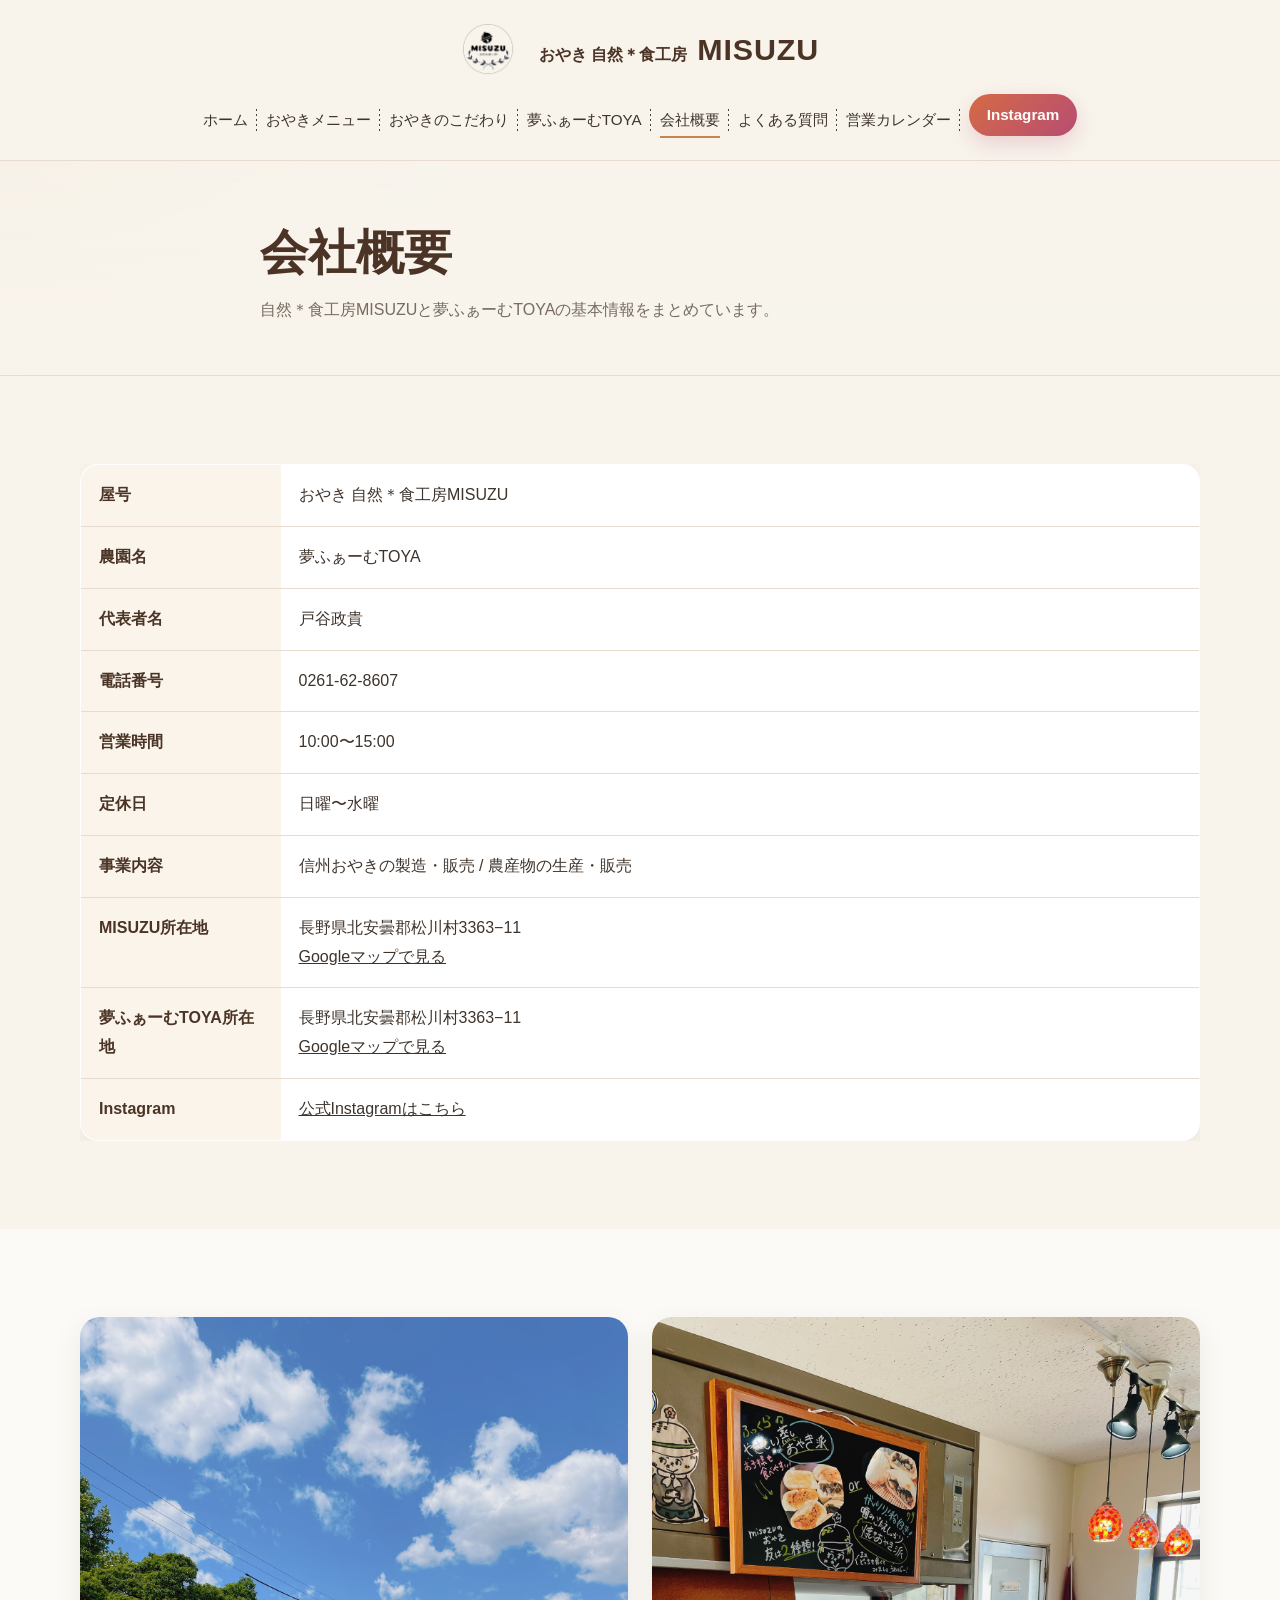
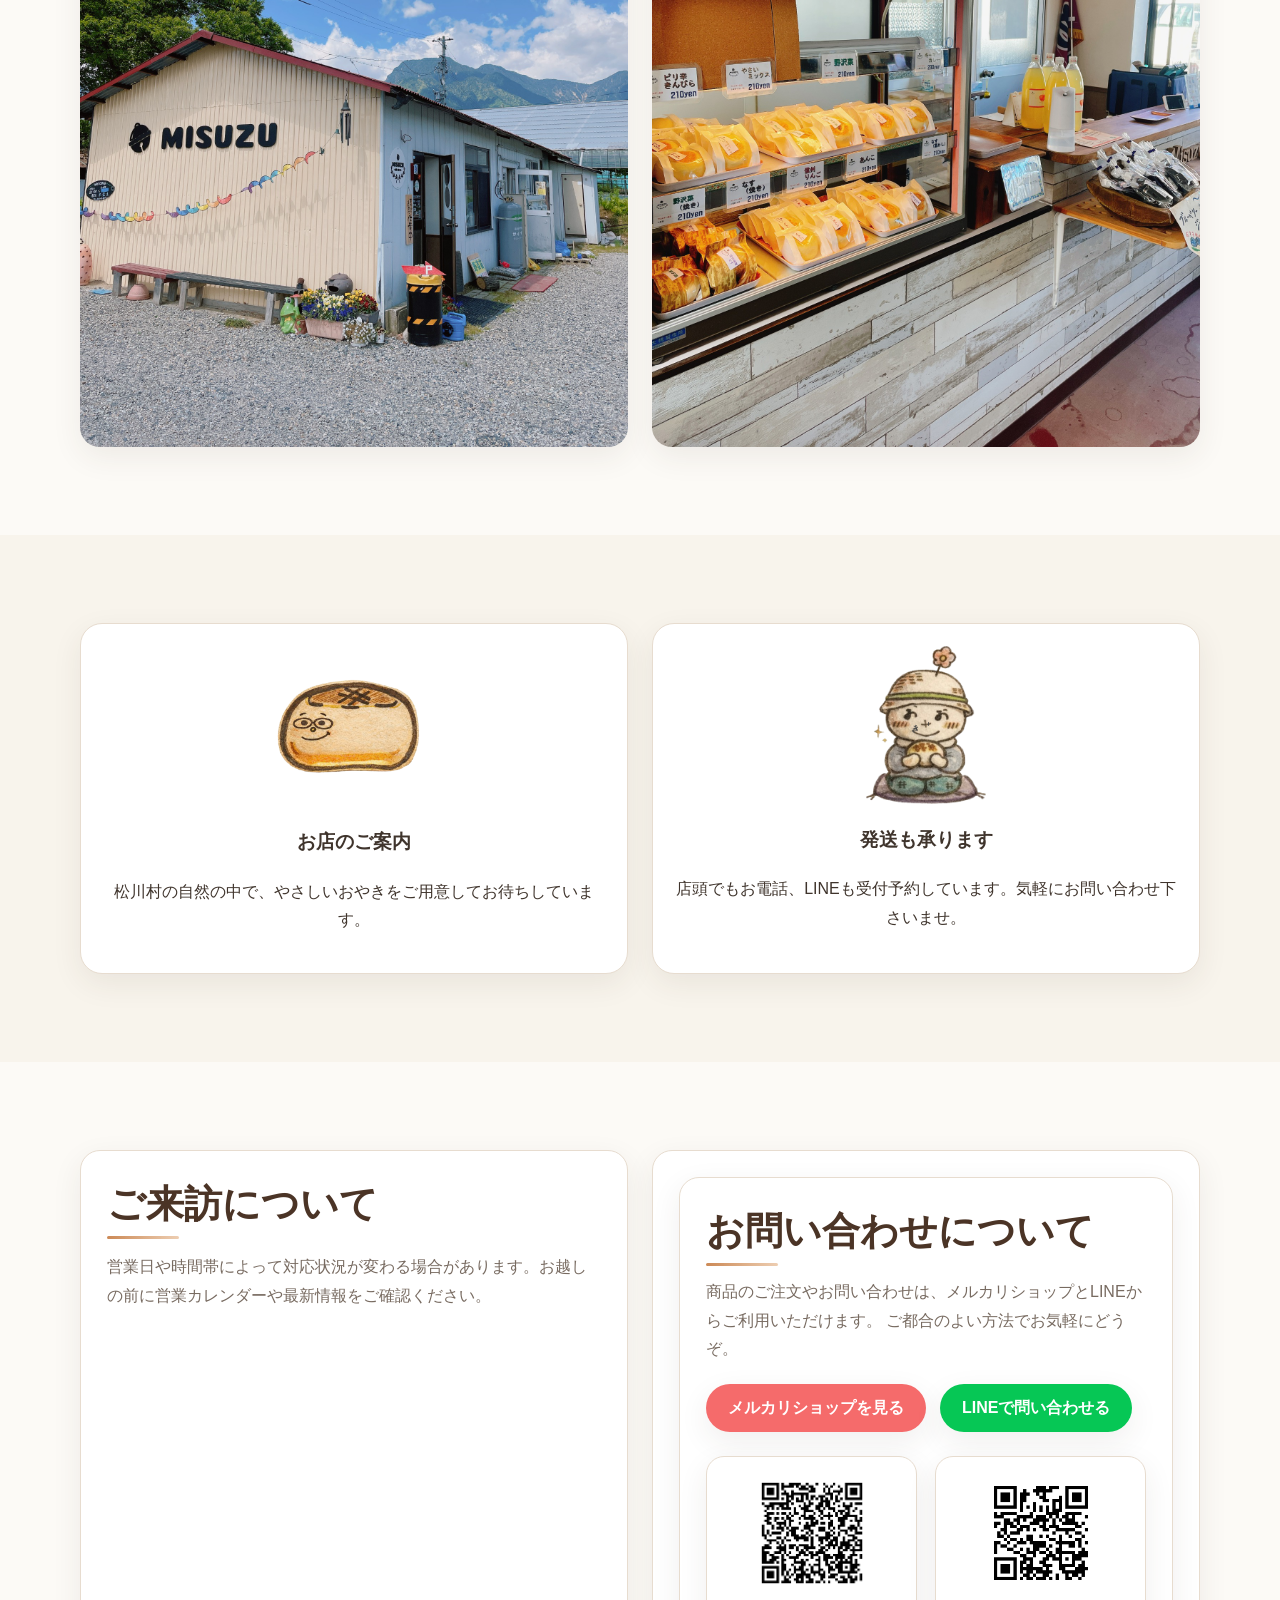
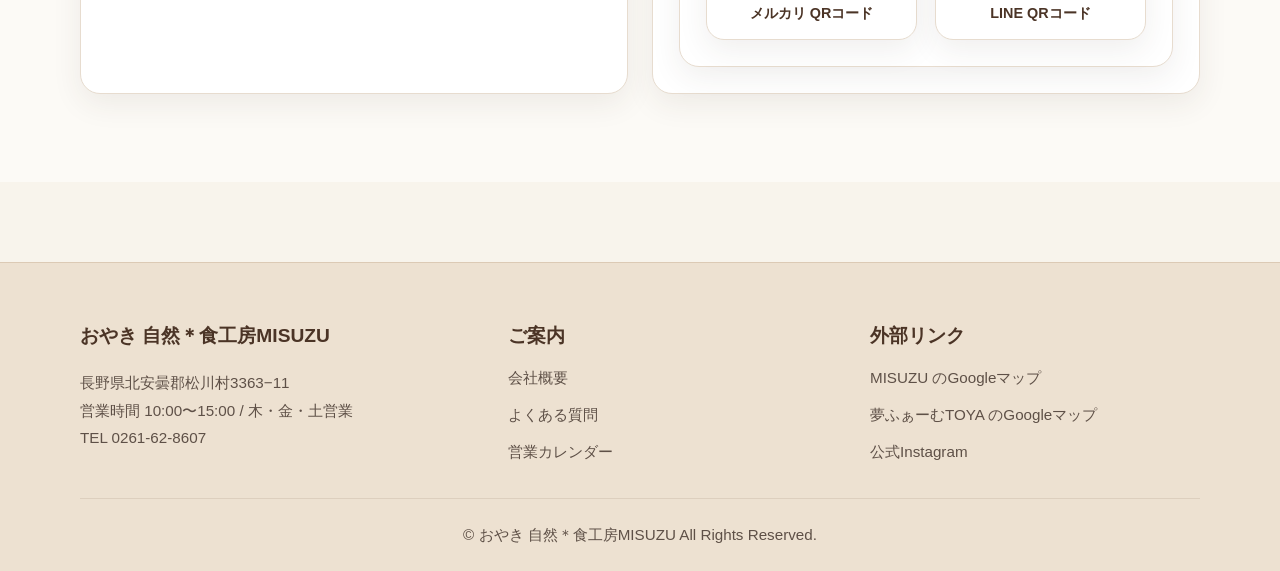
<file: company.html>
<!DOCTYPE html>
<html lang="ja">
<head>
  <meta charset="UTF-8">
  <meta name="viewport" content="width=device-width, initial-scale=1.0">
  <title>会社概要 | 自然＊食工房MISUZU・夢ふぁーむTOYA</title>
  <meta name="description" content="自然＊食工房MISUZUと夢ふぁーむTOYAの会社概要、所在地、営業時間、アクセス情報を掲載しています。ご来訪前のご確認にご活用ください。">
  <link rel="stylesheet" href="assets/css/style.css">
</head>
<body>

<header class="site-header">
  <div class="container header-inner">
    <a class="logo-wrap" href="index.html">
      <img src="assets/img/logo.png" alt="MISUZUロゴ" class="logo-img">
      <div class="logo-text">
        <span class="logo-main">おやき 自然＊食工房</span>
        <span class="logo-en">MISUZU</span>
      </div>
    </a>

    <button class="menu-toggle" aria-label="メニューを開く" aria-expanded="false">
      <span class="menu-toggle-bar"></span>
      <span class="menu-toggle-bar"></span>
      <span class="menu-toggle-bar"></span>
    </button>

    <nav class="global-nav">
      <ul>
          <li><a href="index.html">ホーム</a></li>
          <li><a href="menu.html">おやきメニュー</a></li>
          <li><a href="commitment.html">おやきのこだわり</a></li>
          <li><a href="farm.html">夢ふぁーむTOYA</a></li>
          <li><a href="company.html" class="is-current">会社概要</a></li>
          <li><a href="faq.html">よくある質問</a></li>
          <li><a href="calendar.html">営業カレンダー</a></li>
          <li class="nav-instagram"><a class="social-link social-link-inline" href="https://www.instagram.com/misuzu_8607/" target="_blank" rel="noopener">Instagram</a></li>
      </ul>
    </nav>
  </div>
</header>


<main class="page-main">
  <section class="page-hero">
    <div class="container narrow">
      <h1>会社概要</h1>
      <p>自然＊食工房MISUZUと夢ふぁーむTOYAの基本情報をまとめています。</p>
    </div>
  </section>

  <section class="section">
    <div class="container table-wrap">
      <table class="info-table">
        <tr><th>屋号</th><td>おやき 自然＊食工房MISUZU</td></tr>
        <tr><th>農園名</th><td>夢ふぁーむTOYA</td></tr>
        <tr><th>代表者名</th><td>戸谷政貴</td></tr>
        <tr><th>電話番号</th><td>0261-62-8607</td></tr>
        <tr><th>営業時間</th><td>10:00〜15:00</td></tr>
        <tr><th>定休日</th><td>日曜〜水曜</td></tr>
        <tr><th>事業内容</th><td>信州おやきの製造・販売 / 農産物の生産・販売</td></tr>
        <tr><th>MISUZU所在地</th><td>長野県北安曇郡松川村3363−11<br><a href="https://maps.app.goo.gl/z2xtcwqG5wFRK5Et5" target="_blank" rel="noopener">Googleマップで見る</a></td></tr>
        <tr><th>夢ふぁーむTOYA所在地</th><td>長野県北安曇郡松川村3363−11<br><a href="https://maps.app.goo.gl/m7AJGB9imbw2yiM36" target="_blank" rel="noopener">Googleマップで見る</a></td></tr>
        <tr><th>Instagram</th><td><a href="https://www.instagram.com/misuzu_8607/" target="_blank" rel="noopener">公式Instagramはこちら</a></td></tr>
      </table>
    </div>
  </section>

  <section class="section alt">
    <div class="container grid grid-2">
      <div class="media-image">
        <img src="assets/img/tenpo.JPG" alt="MISUZU店舗外観">
      </div>
      <div class="media-image">
        <img src="assets/img/tennai.JPG" alt="MISUZU店内">
      </div>
    </div>
  </section>

  <section class="section">
    <div class="container grid grid-2">
      <div class="illust-card">
        <img src="assets/img/oyakikyara.png" alt="おやきキャラ">
        <h3>お店のご案内</h3>
        <p>松川村の自然の中で、やさしいおやきをご用意してお待ちしています。</p>
      </div>
      <div class="illust-card">
        <img src="assets/img/oyakiobasan.png" alt="おやき婆さん">
        <h3>発送も承ります</h3>
        <p>店頭でもお電話、LINEも受付予約しています。気軽にお問い合わせ下さいませ。</p>
      </div>
    </div>
  </section>

  <section class="section alt">
    <div class="container grid grid-2">
      <div class="info-card">
        <h2 class="section-title">ご来訪について</h2>
        <p>営業日や時間帯によって対応状況が変わる場合があります。お越しの前に営業カレンダーや最新情報をご確認ください。</p>
      </div>
      <div class="info-card">
        <div class="info-card contact-card">
  <h2 class="section-title">お問い合わせについて</h2>
  <p>
    商品のご注文やお問い合わせは、メルカリショップとLINEからご利用いただけます。
    ご都合のよい方法でお気軽にどうぞ。
  </p>

  <div class="contact-buttons">
    <a class="contact-btn mercari-btn" href="https://jp.mercari.com/shops/profile/dP2Vhp8XwEjLuHZLADuCjS?source=shared_link&utm_source=shared_link" target="_blank" rel="noopener">
      メルカリショップを見る
    </a>

    <a class="contact-btn line-btn" href="https://line.me/R/ti/p/@817iweqf" target="_blank" rel="noopener">
      LINEで問い合わせる
    </a>
  </div>

<div class="qr-area">
    <div class="qr-box">
    <img src="assets/img/mercari-qr.png" alt="メルカリショップQRコード">
    <p>メルカリ QRコード</p>
  </div>
  
  <div class="qr-box">
    <img src="assets/img/line-qr.png" alt="LINEお問い合わせQRコード">
    <p>LINE QRコード</p>
  </div>
</div>
  </section>
</main>


<footer class="site-footer">
  <div class="container footer-grid">
    <div>
      <h2 class="footer-title">おやき 自然＊食工房MISUZU</h2>
      <p class="footer-text">
        長野県北安曇郡松川村3363−11<br>
        営業時間 10:00〜15:00 / 木・金・土営業<br>
        TEL 0261-62-8607
      </p>
    </div>

    <div>
      <h2 class="footer-title">ご案内</h2>
      <ul class="footer-links">
        <li><a href="company.html">会社概要</a></li>
        <li><a href="faq.html">よくある質問</a></li>
        <li><a href="calendar.html">営業カレンダー</a></li>
      </ul>
    </div>

    <div>
      <h2 class="footer-title">外部リンク</h2>
      <ul class="footer-links">
        <li><a href="https://maps.app.goo.gl/z2xtcwqG5wFRK5Et5" target="_blank" rel="noopener">MISUZU のGoogleマップ</a></li>
        <li><a href="https://maps.app.goo.gl/m7AJGB9imbw2yiM36" target="_blank" rel="noopener">夢ふぁーむTOYA のGoogleマップ</a></li>
        <li><a href="https://www.instagram.com/misuzu_8607/" target="_blank" rel="noopener">公式Instagram</a></li>
      </ul>
    </div>
  </div>
  <div class="container footer-bottom">
    © おやき 自然＊食工房MISUZU All Rights Reserved.
  </div>
</footer>

<script src="assets/js/main.js"></script>
</body>
</html>
</file>
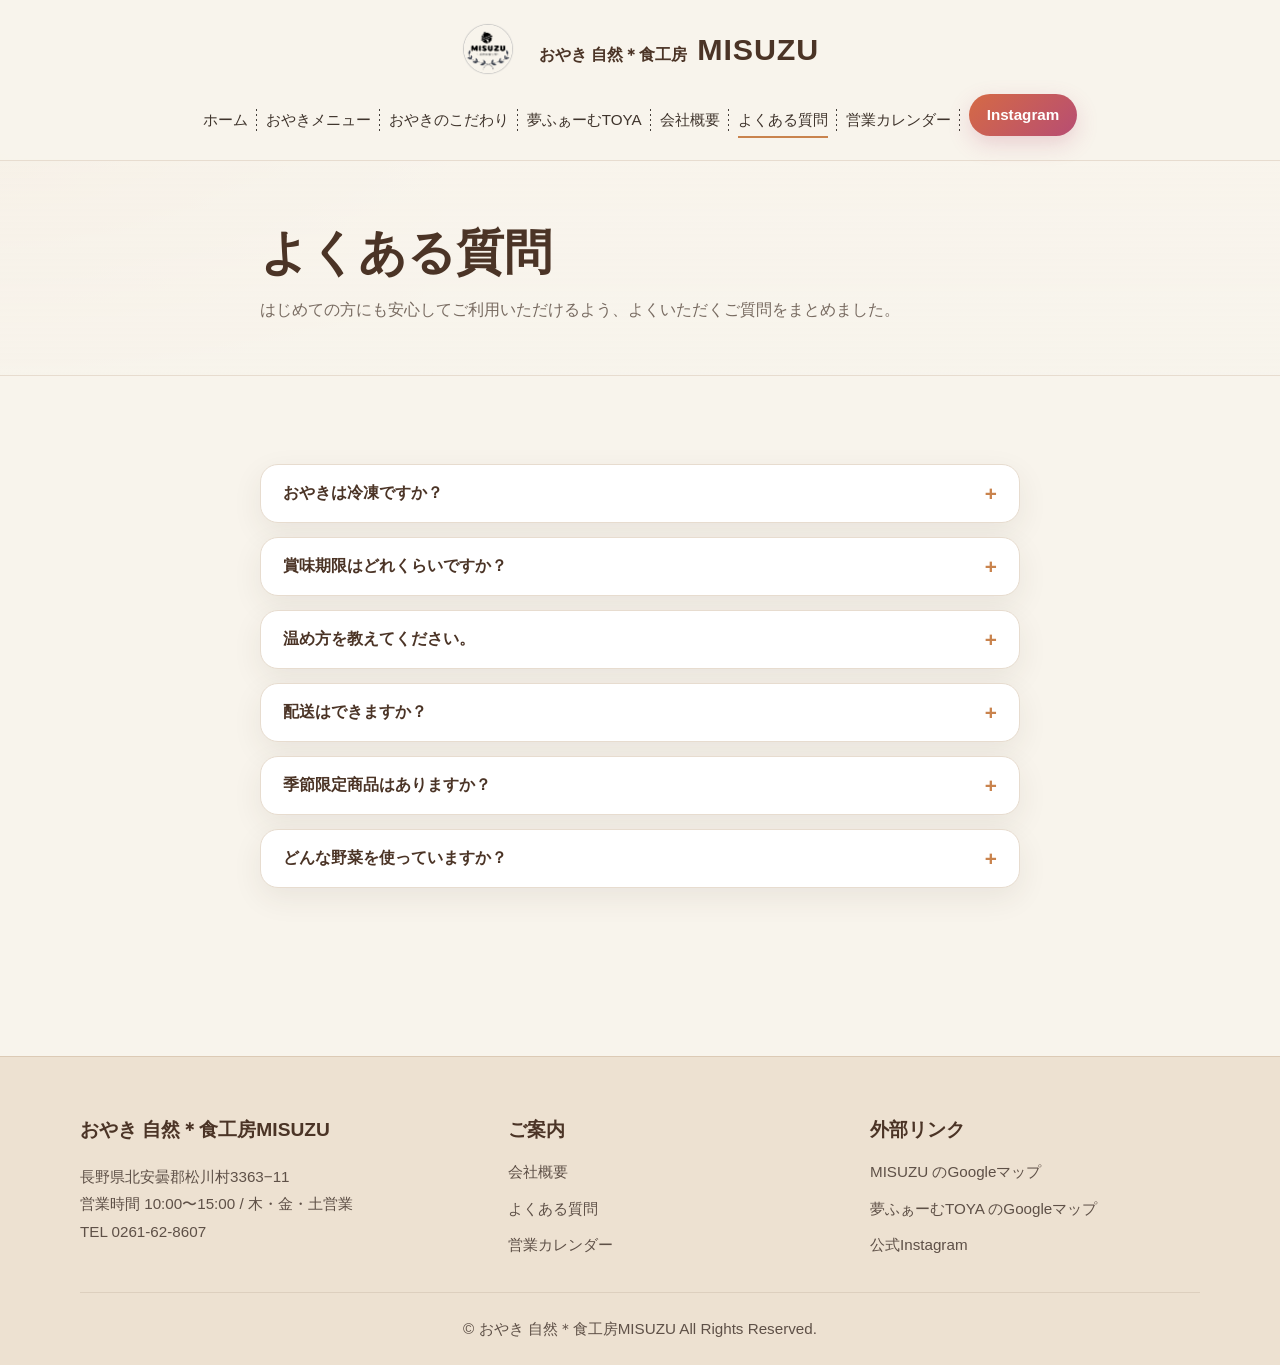
<file: faq.html>
<!DOCTYPE html>
<html lang="ja">
<head>
  <meta charset="UTF-8">
  <meta name="viewport" content="width=device-width, initial-scale=1.0">
  <title>よくある質問 | 自然＊食工房MISUZU</title>
  <meta name="description" content="おやきの保存方法、温め方、配送、季節限定商品についてなど、自然＊食工房MISUZUによく寄せられるご質問をまとめています。">
  <link rel="stylesheet" href="assets/css/style.css">
</head>
<body>

<header class="site-header">
  <div class="container header-inner">
    <a class="logo-wrap" href="index.html">
      <img src="assets/img/logo.png" alt="MISUZUロゴ" class="logo-img">
      <div class="logo-text">
        <span class="logo-main">おやき 自然＊食工房</span>
        <span class="logo-en">MISUZU</span>
      </div>
    </a>

    <button class="menu-toggle" aria-label="メニューを開く" aria-expanded="false">
      <span class="menu-toggle-bar"></span>
      <span class="menu-toggle-bar"></span>
      <span class="menu-toggle-bar"></span>
    </button>

    <nav class="global-nav">
      <ul>
          <li><a href="index.html">ホーム</a></li>
          <li><a href="menu.html">おやきメニュー</a></li>
          <li><a href="commitment.html">おやきのこだわり</a></li>
          <li><a href="farm.html">夢ふぁーむTOYA</a></li>
          <li><a href="company.html">会社概要</a></li>
          <li><a href="faq.html" class="is-current">よくある質問</a></li>
          <li><a href="calendar.html">営業カレンダー</a></li>
          <li class="nav-instagram"><a class="social-link social-link-inline" href="https://www.instagram.com/misuzu_8607/" target="_blank" rel="noopener">Instagram</a></li>
      </ul>
    </nav>
  </div>
</header>


<main class="page-main">
  <section class="page-hero">
    <div class="container narrow">
      <h1>よくある質問</h1>
      <p>はじめての方にも安心してご利用いただけるよう、よくいただくご質問をまとめました。</p>
    </div>
  </section>

  <section class="section">
    <div class="container narrow faq-list">
      <div class="faq-item">
        <button class="faq-question">おやきは冷凍ですか？</button>
        <div class="faq-answer">商品や販売方法によって異なります。店頭販売・お持ち帰り・配送の内容に応じてご案内いたします。</div>
      </div>

      <div class="faq-item">
        <button class="faq-question">賞味期限はどれくらいですか？</button>
        <div class="faq-answer">保存方法によって異なります。詳しくは商品案内またはご購入時にお知らせする形にしておくと、運用しやすくなります。</div>
      </div>

      <div class="faq-item">
        <button class="faq-question">温め方を教えてください。</button>
        <div class="faq-answer">蒸し器や電子レンジなどで温めていただくと、おいしくお召し上がりいただけます。おすすめの温め方をページ内で詳しく案内してもよいです。</div>
      </div>

      <div class="faq-item">
        <button class="faq-question">配送はできますか？</button>
        <div class="faq-answer">配送対応の有無や時期については、お問い合わせまたは最新情報でご案内する形がおすすめです。</div>
      </div>

      <div class="faq-item">
        <button class="faq-question">季節限定商品はありますか？</button>
        <div class="faq-answer">はい。季節の野菜を使った限定おやきが登場することがあります。季節のおやきは290円でご案内しています。最新情報はInstagramでもご確認いただけます。</div>
      </div>

      <div class="faq-item">
        <button class="faq-question">どんな野菜を使っていますか？</button>
        <div class="faq-answer">地元野菜や季節の野菜を中心に、素材の味を活かせるものを選んでいます。夢ふぁーむTOYAで育てた作物や、地域の恵みも大切にしています。夢ふぁーむTOYAの野菜紹介とも連動しやすい内容です。</div>
      </div>
    </div>
  </section>
</main>


<footer class="site-footer">
  <div class="container footer-grid">
    <div>
      <h2 class="footer-title">おやき 自然＊食工房MISUZU</h2>
      <p class="footer-text">
        長野県北安曇郡松川村3363−11<br>
        営業時間 10:00〜15:00 / 木・金・土営業<br>
        TEL 0261-62-8607
      </p>
    </div>

    <div>
      <h2 class="footer-title">ご案内</h2>
      <ul class="footer-links">
        <li><a href="company.html">会社概要</a></li>
        <li><a href="faq.html">よくある質問</a></li>
        <li><a href="calendar.html">営業カレンダー</a></li>
      </ul>
    </div>

    <div>
      <h2 class="footer-title">外部リンク</h2>
      <ul class="footer-links">
        <li><a href="https://maps.app.goo.gl/z2xtcwqG5wFRK5Et5" target="_blank" rel="noopener">MISUZU のGoogleマップ</a></li>
        <li><a href="https://maps.app.goo.gl/m7AJGB9imbw2yiM36" target="_blank" rel="noopener">夢ふぁーむTOYA のGoogleマップ</a></li>
        <li><a href="https://www.instagram.com/misuzu_8607/" target="_blank" rel="noopener">公式Instagram</a></li>
      </ul>
    </div>
  </div>
  <div class="container footer-bottom">
    © おやき 自然＊食工房MISUZU All Rights Reserved.
  </div>
</footer>

<script src="assets/js/main.js"></script>
</body>
</html>
</file>
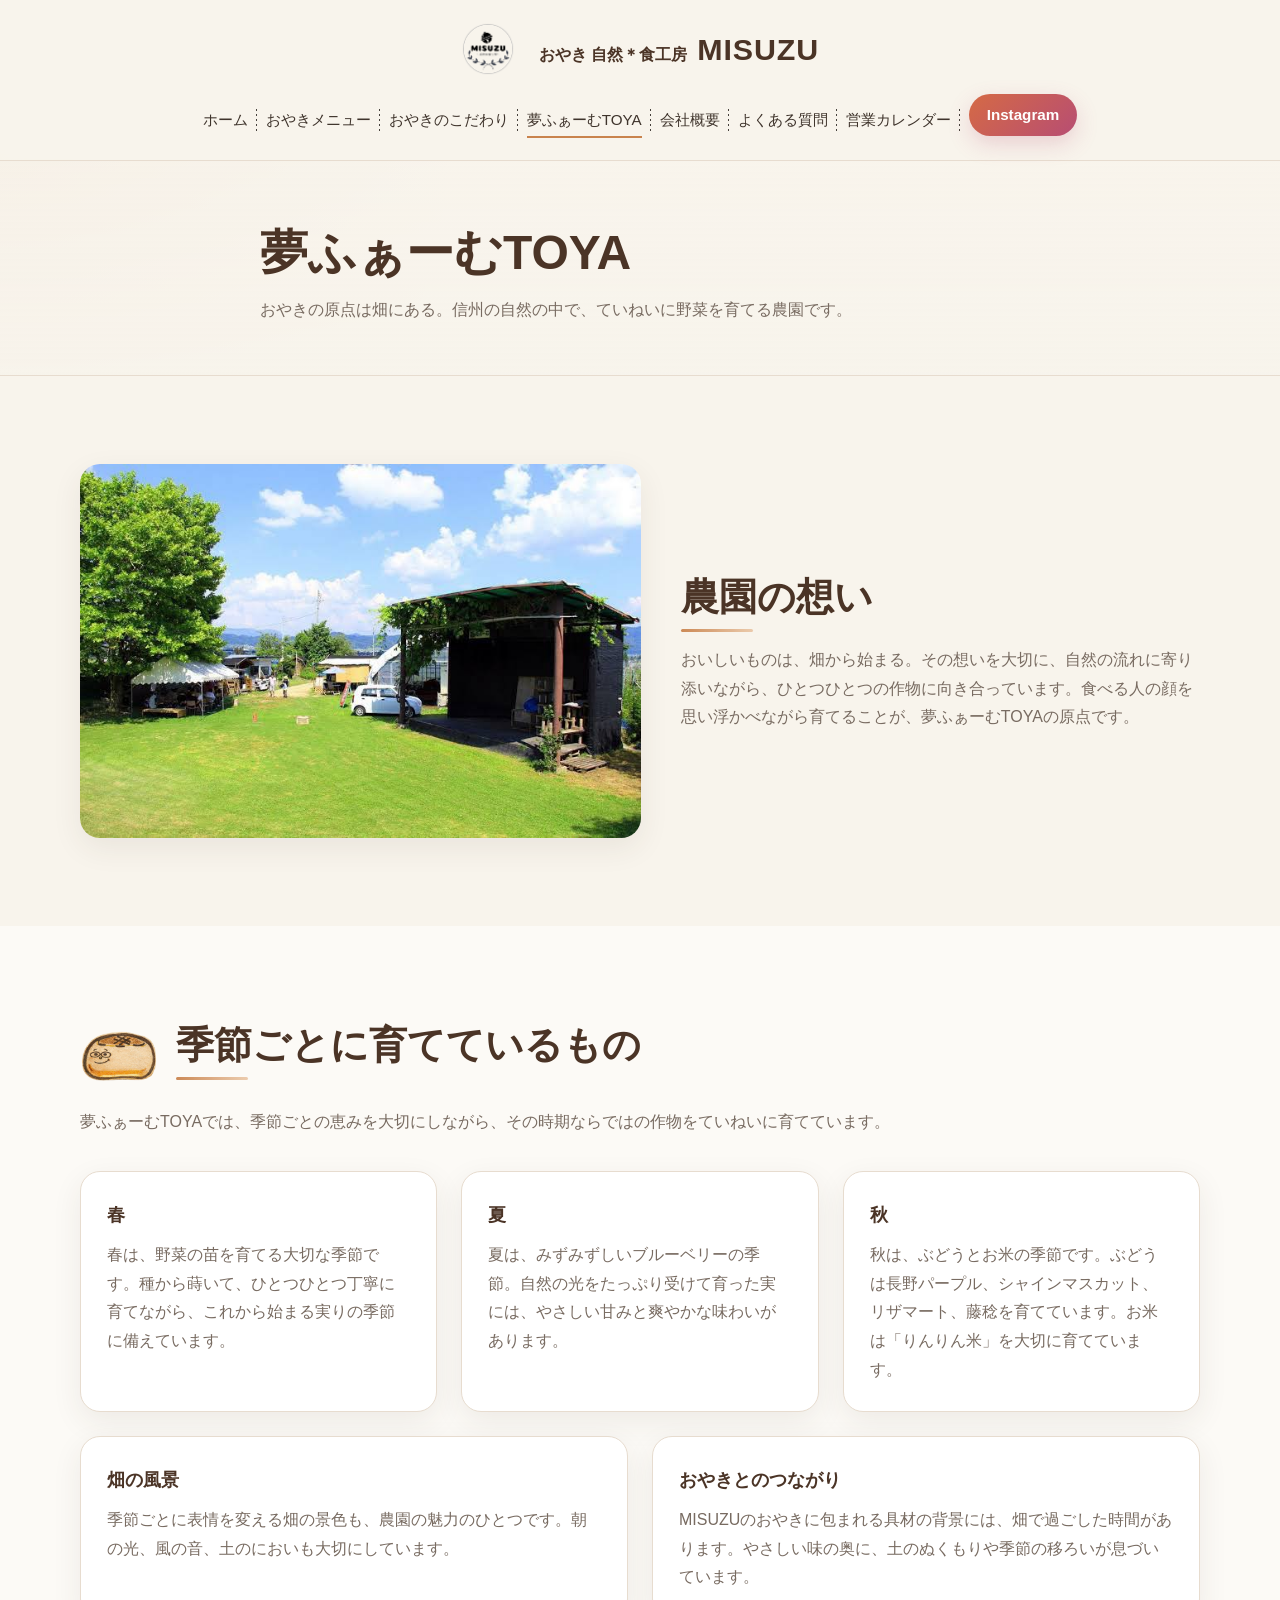
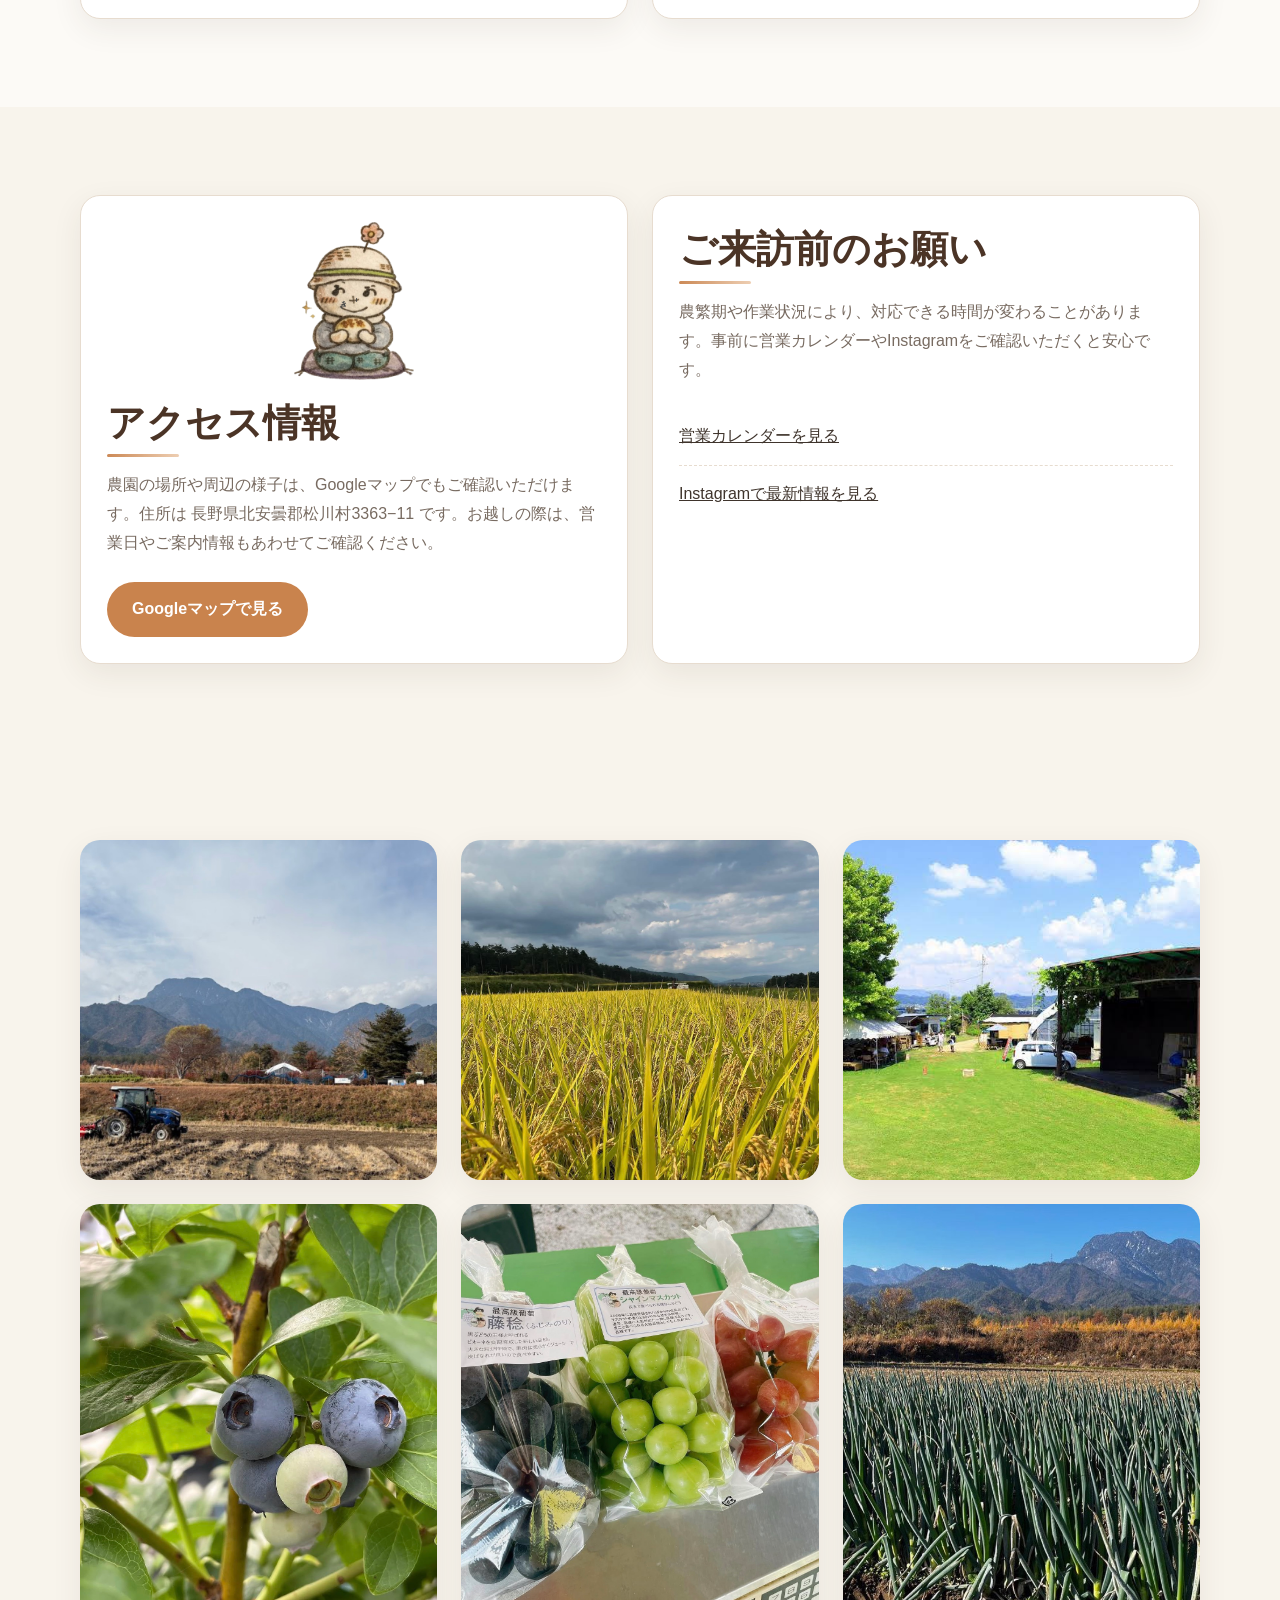
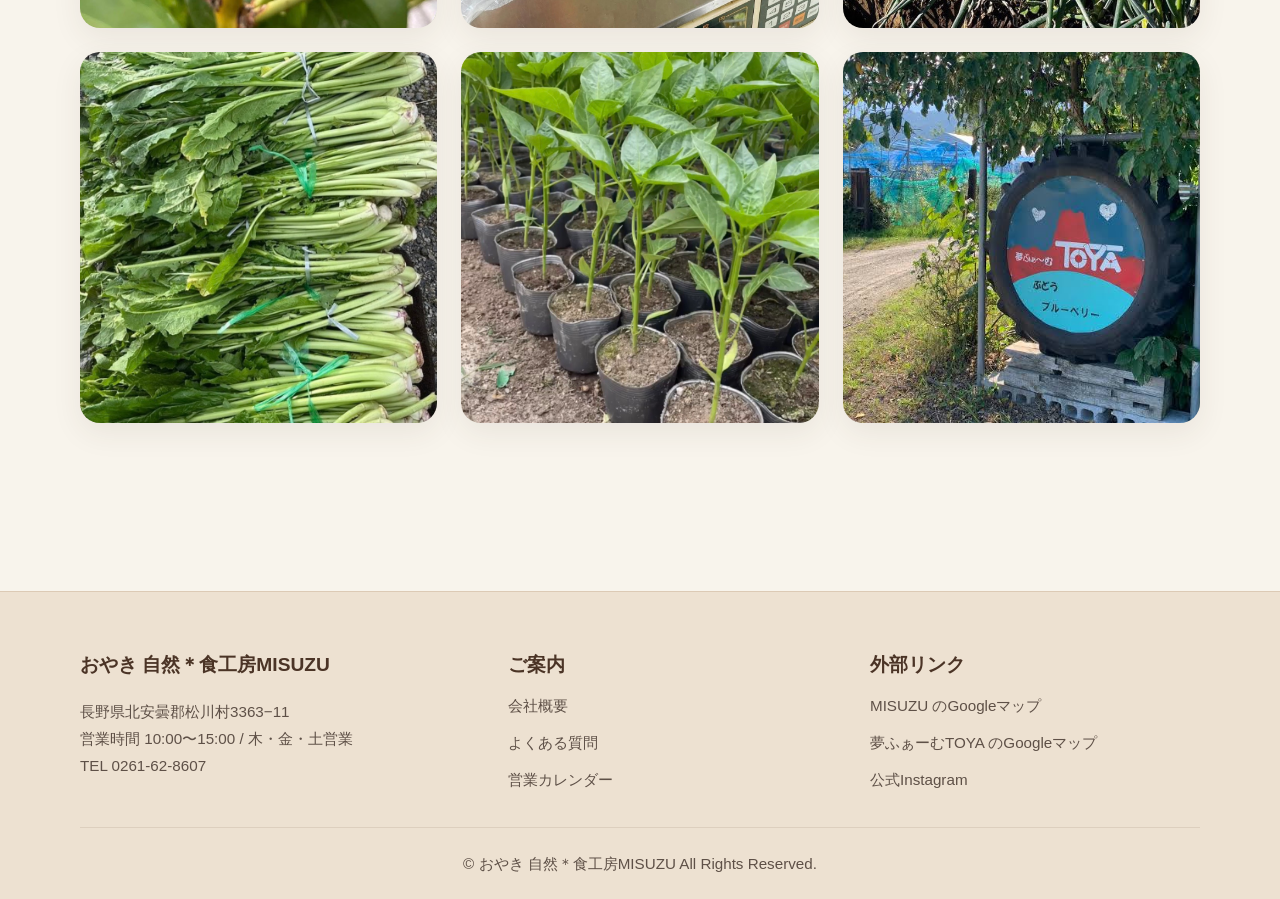
<file: farm.html>
<!DOCTYPE html>
<html lang="ja">
<head>
  <meta charset="UTF-8">
  <meta name="viewport" content="width=device-width, initial-scale=1.0">
  <title>夢ふぁーむTOYA | おやきの原点は畑にあります</title>
  <meta name="description" content="夢ふぁーむTOYAは、信州の自然の中で野菜を育てる農園です。おやきに込められた想いと、畑から生まれるやさしいおいしさをご紹介します。">
  <link rel="stylesheet" href="assets/css/style.css">
</head>
<body>

<header class="site-header">
  <div class="container header-inner">
    <a class="logo-wrap" href="index.html">
      <img src="assets/img/logo.png" alt="MISUZUロゴ" class="logo-img">
      <div class="logo-text">
        <span class="logo-main">おやき 自然＊食工房</span>
        <span class="logo-en">MISUZU</span>
      </div>
    </a>

    <button class="menu-toggle" aria-label="メニューを開く" aria-expanded="false">
      <span class="menu-toggle-bar"></span>
      <span class="menu-toggle-bar"></span>
      <span class="menu-toggle-bar"></span>
    </button>

    <nav class="global-nav">
      <ul>
          <li><a href="index.html">ホーム</a></li>
          <li><a href="menu.html">おやきメニュー</a></li>
          <li><a href="commitment.html">おやきのこだわり</a></li>
          <li><a href="farm.html" class="is-current">夢ふぁーむTOYA</a></li>
          <li><a href="company.html">会社概要</a></li>
          <li><a href="faq.html">よくある質問</a></li>
          <li><a href="calendar.html">営業カレンダー</a></li>
          <li class="nav-instagram"><a class="social-link social-link-inline" href="https://www.instagram.com/misuzu_8607/" target="_blank" rel="noopener">Instagram</a></li>
      </ul>
    </nav>
  </div>
</header>


<main class="page-main">
  <section class="page-hero">
    <div class="container narrow">
      <h1>夢ふぁーむTOYA</h1>
      <p>おやきの原点は畑にある。信州の自然の中で、ていねいに野菜を育てる農園です。</p>
    </div>
  </section>

  <section class="section">
    <div class="container media-block">
      <div class="media-image">
        <img src="assets/img/nouen.jpg" alt="夢ふぁーむTOYA農園">
      </div>
      <div class="media-text">
        <h2 class="section-title">農園の想い</h2>
        <p>おいしいものは、畑から始まる。その想いを大切に、自然の流れに寄り添いながら、ひとつひとつの作物に向き合っています。食べる人の顔を思い浮かべながら育てることが、夢ふぁーむTOYAの原点です。</p>
      </div>
    </div>
  </section>

  <section class="section alt">
    <div class="container">
      <div class="illust-inline"><img src="assets/img/oyakikyara.png" alt="おやきキャラ"><h2 class="section-title">季節ごとに育てているもの</h2></div>
      <p class="section-lead">夢ふぁーむTOYAでは、季節ごとの恵みを大切にしながら、その時期ならではの作物をていねいに育てています。</p>

      <div class="grid grid-3">
        <article class="info-card">
          <h3>春</h3>
          <p>春は、野菜の苗を育てる大切な季節です。種から蒔いて、ひとつひとつ丁寧に育てながら、これから始まる実りの季節に備えています。</p>
        </article>

        <article class="info-card">
          <h3>夏</h3>
          <p>夏は、みずみずしいブルーベリーの季節。自然の光をたっぷり受けて育った実には、やさしい甘みと爽やかな味わいがあります。</p>
        </article>

        <article class="info-card">
          <h3>秋</h3>
          <p>秋は、ぶどうとお米の季節です。ぶどうは長野パープル、シャインマスカット、リザマート、藤稔を育てています。お米は「りんりん米」を大切に育てています。</p>
        </article>
      </div>

      <div class="spacer-24"></div>

      <div class="grid grid-2">
        <article class="info-card">
          <h3>畑の風景</h3>
          <p>季節ごとに表情を変える畑の景色も、農園の魅力のひとつです。朝の光、風の音、土のにおいも大切にしています。</p>
        </article>

        <article class="info-card">
          <h3>おやきとのつながり</h3>
          <p>MISUZUのおやきに包まれる具材の背景には、畑で過ごした時間があります。やさしい味の奥に、土のぬくもりや季節の移ろいが息づいています。</p>
        </article>
      </div>
    </div>
  </section>

  <section class="section">
    <div class="container grid grid-2">
      <div class="info-card">
        <img src="assets/img/oyakiobasan.png" alt="おやき婆さん" style="width:120px;display:block;margin:0 auto 16px;">
        <h2 class="section-title">アクセス情報</h2>
        <p>農園の場所や周辺の様子は、Googleマップでもご確認いただけます。住所は 長野県北安曇郡松川村3363−11 です。お越しの際は、営業日やご案内情報もあわせてご確認ください。</p>
        <div class="spacer-24"></div>
        <a class="btn" href="https://maps.app.goo.gl/m7AJGB9imbw2yiM36" target="_blank" rel="noopener">Googleマップで見る</a>
      </div>
      <div class="info-card">
        <h2 class="section-title">ご来訪前のお願い</h2>
        <p>農繁期や作業状況により、対応できる時間が変わることがあります。事前に営業カレンダーやInstagramをご確認いただくと安心です。</p>
        <div class="spacer-24"></div>
        <ul class="link-list">
          <li><a href="calendar.html">営業カレンダーを見る</a></li>
          <li><a href="https://www.instagram.com/misuzu_8607/" target="_blank" rel="noopener">Instagramで最新情報を見る</a></li>
        </ul>
      </div>
    </div>
  </section>

<section class="section">
<div class="container grid grid-3">
  <div class="media-image"><img src="assets/img/tanbo.jpg"></div>
  <div class="media-image"><img src="assets/img/earofrice.jpg"></div>
  <div class="media-image"><img src="assets/img/nouen.jpg"></div>
  <div class="media-image"><img src="assets/img/blueberry.jpg"></div>
  <div class="media-image"><img src="assets/img/grapes.jpg"></div>
  <div class="media-image"><img src="assets/img/negibataake.jpg"></div>
  <div class="media-image"><img src="assets/img/nozawanasyuukaku.jpg"></div>
  <div class="media-image"><img src="assets/img/fameyasainonae.jpg"></div>
  <div class="media-image"><img src="assets/img/yumefamekanban.jpg"></div>
</div>
</section>

</main>


<footer class="site-footer">
  <div class="container footer-grid">
    <div>
      <h2 class="footer-title">おやき 自然＊食工房MISUZU</h2>
      <p class="footer-text">
        長野県北安曇郡松川村3363−11<br>
        営業時間 10:00〜15:00 / 木・金・土営業<br>
        TEL 0261-62-8607
      </p>
    </div>

    <div>
      <h2 class="footer-title">ご案内</h2>
      <ul class="footer-links">
        <li><a href="company.html">会社概要</a></li>
        <li><a href="faq.html">よくある質問</a></li>
        <li><a href="calendar.html">営業カレンダー</a></li>
      </ul>
    </div>

    <div>
      <h2 class="footer-title">外部リンク</h2>
      <ul class="footer-links">
        <li><a href="https://maps.app.goo.gl/z2xtcwqG5wFRK5Et5" target="_blank" rel="noopener">MISUZU のGoogleマップ</a></li>
        <li><a href="https://maps.app.goo.gl/m7AJGB9imbw2yiM36" target="_blank" rel="noopener">夢ふぁーむTOYA のGoogleマップ</a></li>
        <li><a href="https://www.instagram.com/misuzu_8607/" target="_blank" rel="noopener">公式Instagram</a></li>
      </ul>
    </div>
  </div>
  <div class="container footer-bottom">
    © おやき 自然＊食工房MISUZU All Rights Reserved.
  </div>
</footer>

<script src="assets/js/main.js"></script>
</body>
</html>
</file>
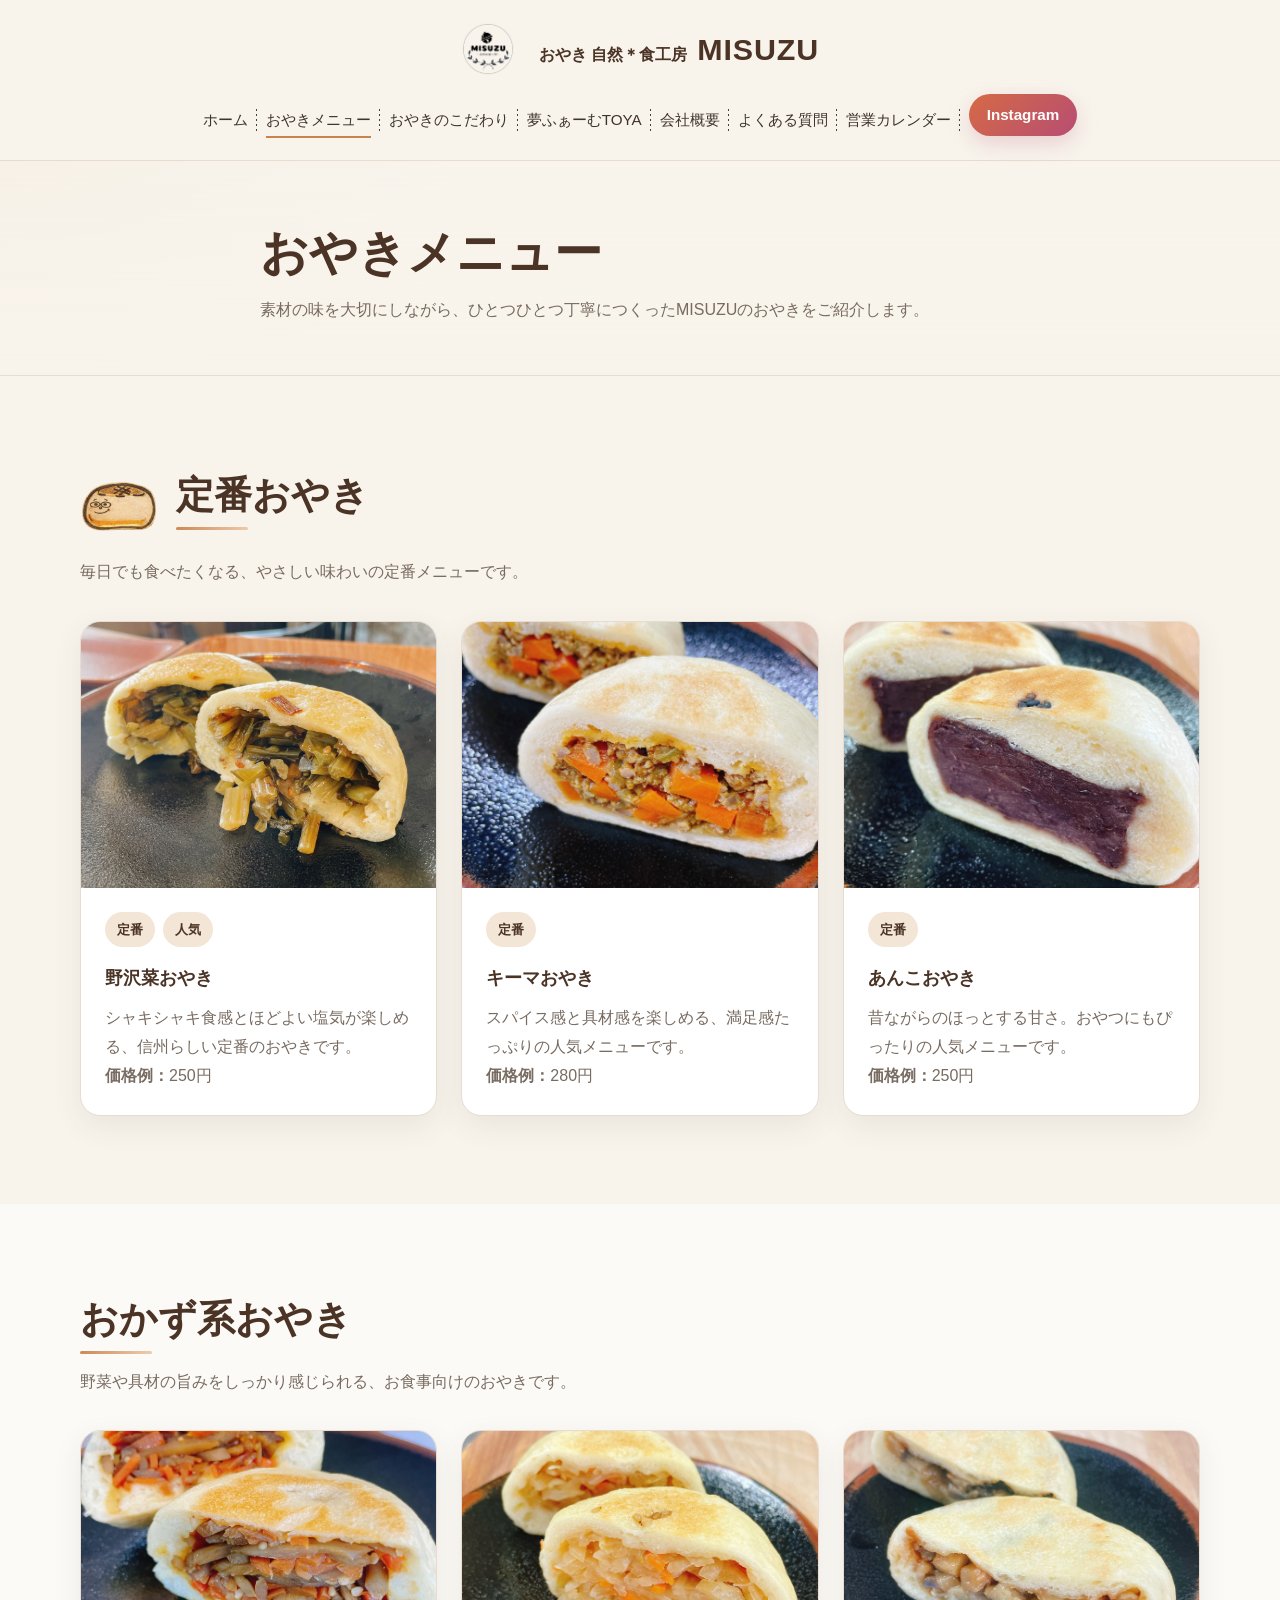
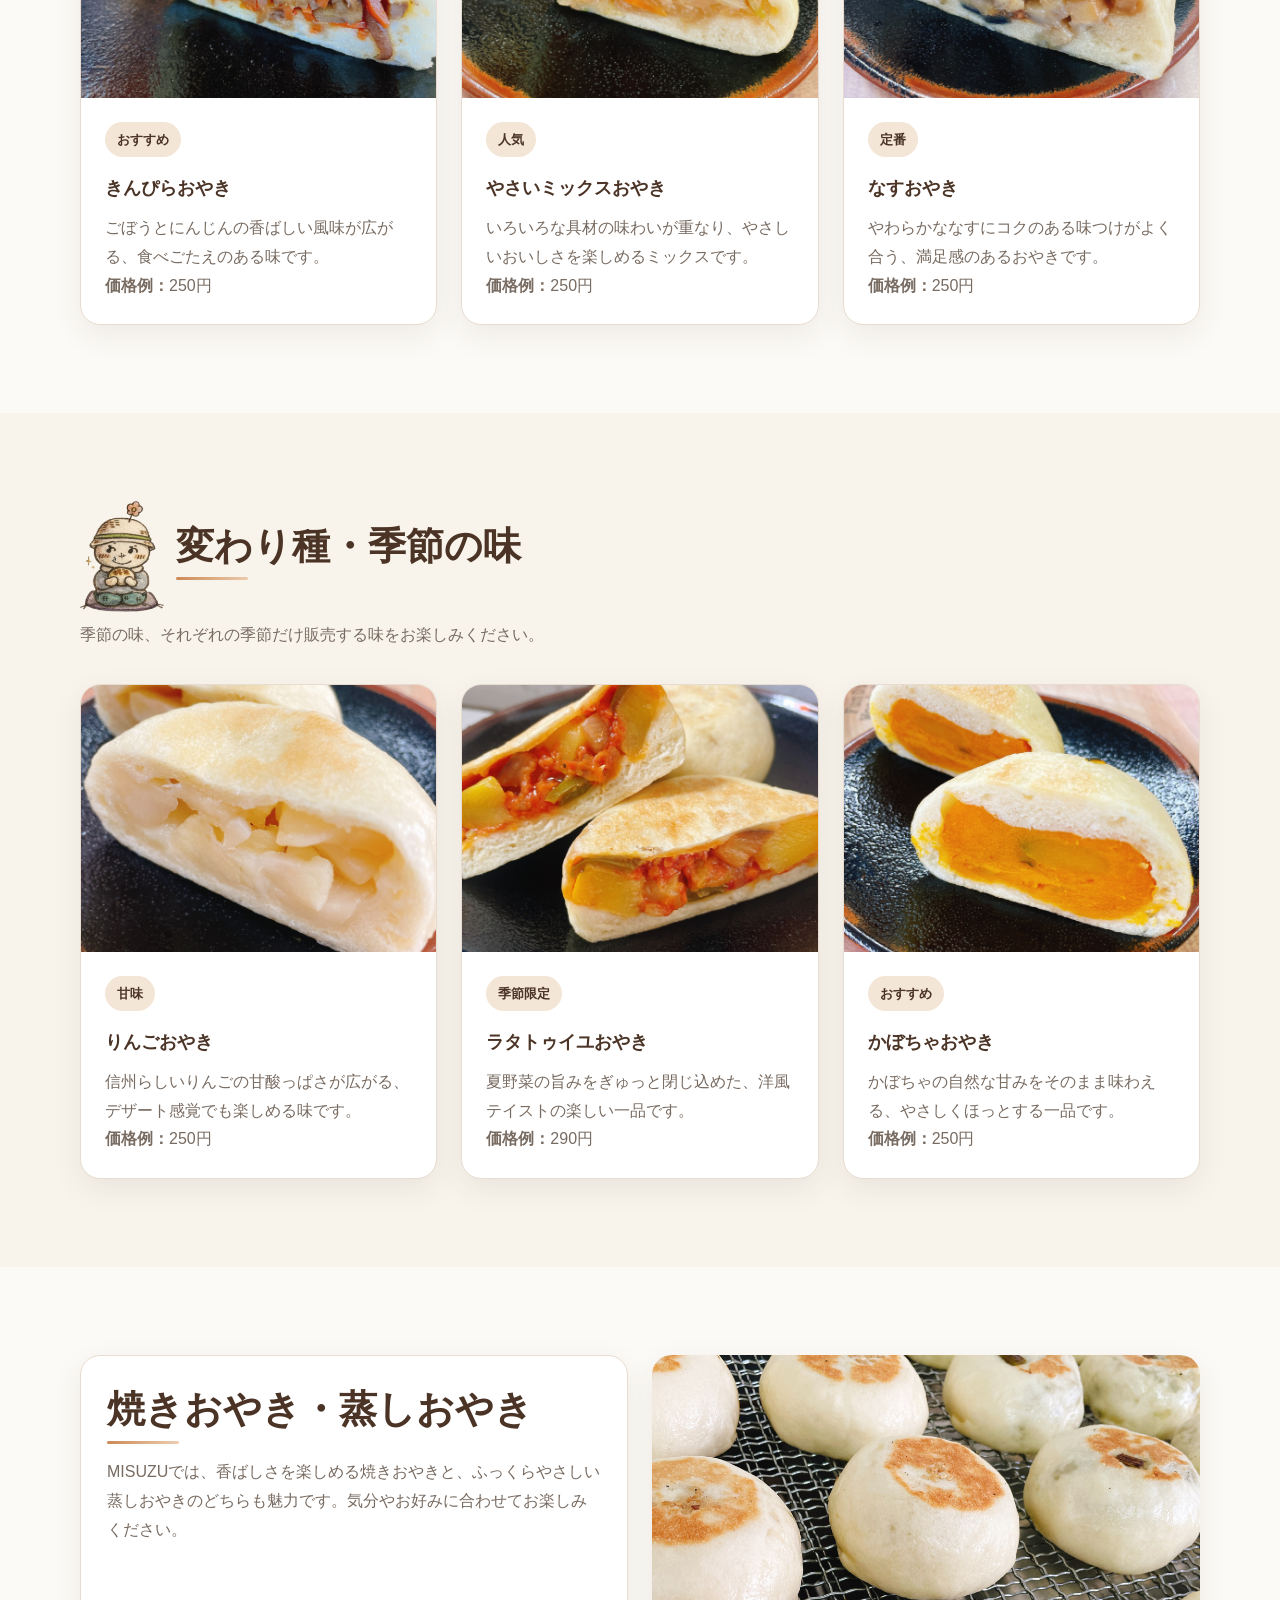
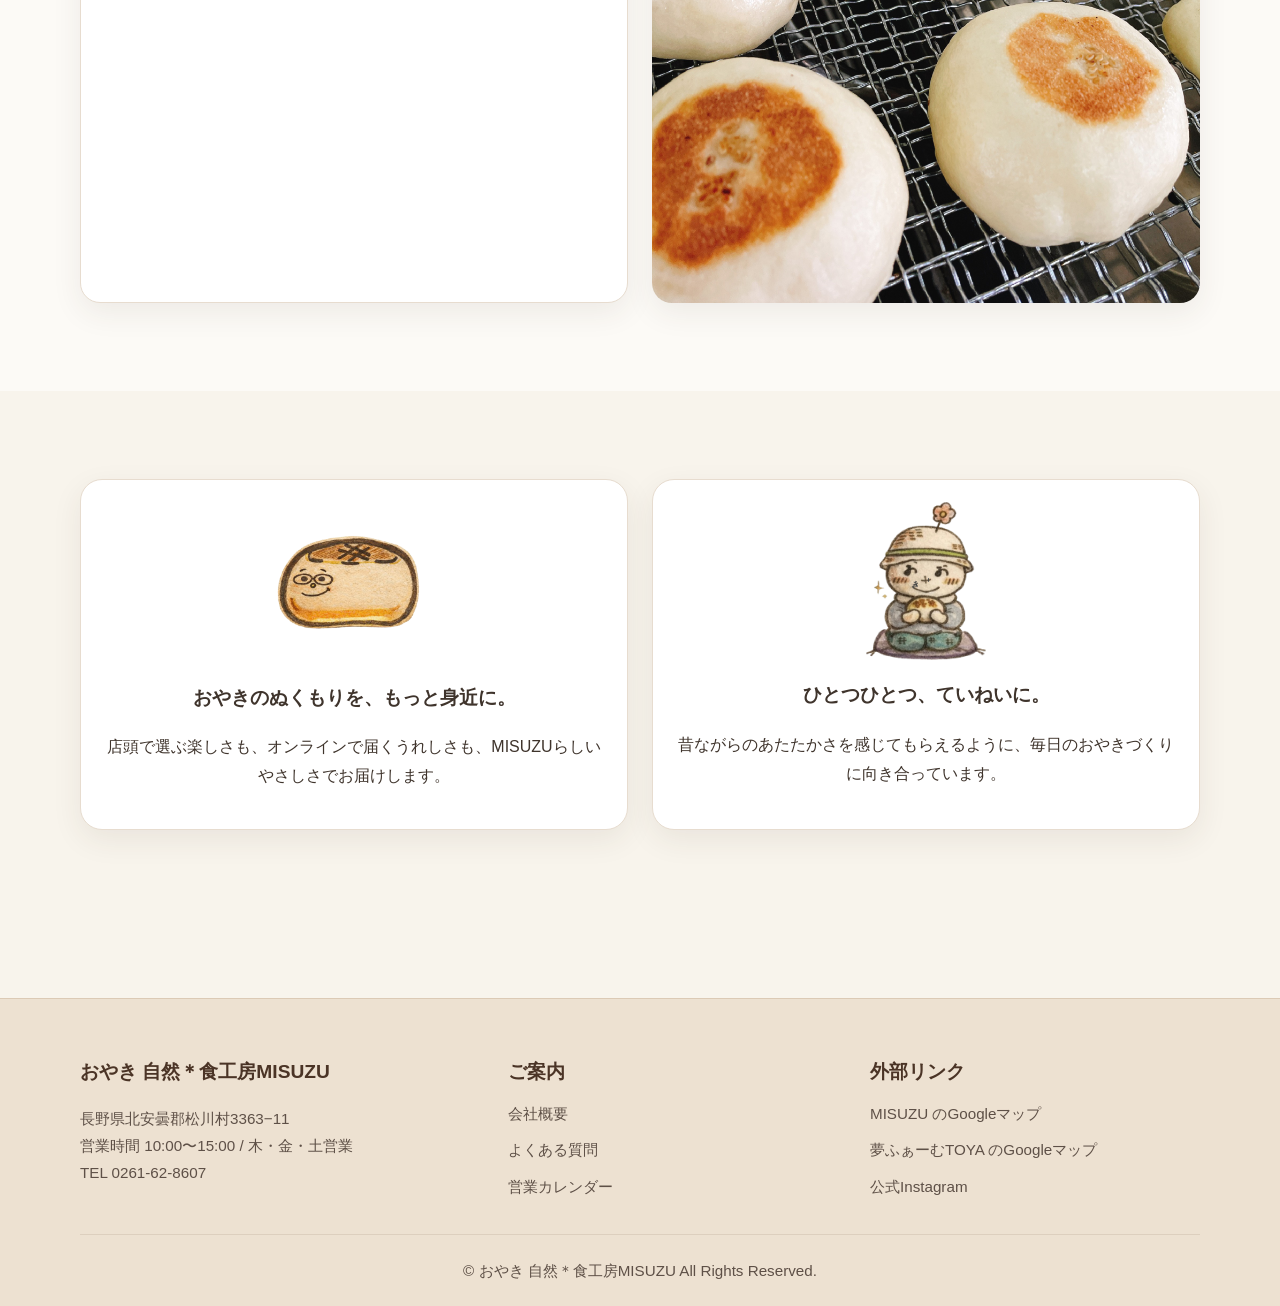
<file: menu.html>
<!DOCTYPE html>
<html lang="ja">
<head>
  <meta charset="UTF-8">
  <meta name="viewport" content="width=device-width, initial-scale=1.0">
  <title>おやきメニュー | 自然＊食工房MISUZU</title>
  <meta name="description" content="定番のおやきから季節限定のおやきまで、自然＊食工房MISUZUのメニューをご紹介。信州らしい素朴でやさしい味わいをお楽しみください。">
  <link rel="stylesheet" href="assets/css/style.css">
</head>
<body>

<header class="site-header">
  <div class="container header-inner">
    <a class="logo-wrap" href="index.html">
      <img src="assets/img/logo.png" alt="MISUZUロゴ" class="logo-img">
      <div class="logo-text">
        <span class="logo-main">おやき 自然＊食工房</span>
        <span class="logo-en">MISUZU</span>
      </div>
    </a>

    <button class="menu-toggle" aria-label="メニューを開く" aria-expanded="false">
      <span class="menu-toggle-bar"></span>
      <span class="menu-toggle-bar"></span>
      <span class="menu-toggle-bar"></span>
    </button>

    <nav class="global-nav">
      <ul>
          <li><a href="index.html">ホーム</a></li>
          <li><a href="menu.html" class="is-current">おやきメニュー</a></li>
          <li><a href="commitment.html">おやきのこだわり</a></li>
          <li><a href="farm.html">夢ふぁーむTOYA</a></li>
          <li><a href="company.html">会社概要</a></li>
          <li><a href="faq.html">よくある質問</a></li>
          <li><a href="calendar.html">営業カレンダー</a></li>
          <li class="nav-instagram"><a class="social-link social-link-inline" href="https://www.instagram.com/misuzu_8607/" target="_blank" rel="noopener">Instagram</a></li>
      </ul>
    </nav>
  </div>
</header>



<main class="page-main">
  <section class="page-hero">
    <div class="container narrow">
      <h1>おやきメニュー</h1>
      <p>素材の味を大切にしながら、ひとつひとつ丁寧につくったMISUZUのおやきをご紹介します。</p>
    </div>
  </section>

  <section class="section">
    <div class="container">
      <div class="illust-inline"><img src="assets/img/oyakikyara.png" alt="おやきキャラ"><h2 class="section-title">定番おやき</h2></div>
      <p class="section-lead">毎日でも食べたくなる、やさしい味わいの定番メニューです。</p>
      <div class="grid grid-3">
        <article class="card menu-card">
          <div class="card-image"><img src="assets/img/nozawana.JPG" alt="野沢菜おやき"></div>
          <div class="card-body">
            <div class="tag-row"><span class="tag">定番</span><span class="tag">人気</span></div>
            <h3>野沢菜おやき</h3>
            <p>シャキシャキ食感とほどよい塩気が楽しめる、信州らしい定番のおやきです。</p>
            <p><strong>価格例：</strong>250円</p>
          </div>
        </article>

        <article class="card menu-card">
          <div class="card-image"><img src="assets/img/ki-ma.JPG" alt="キーマおやき"></div>
          <div class="card-body">
            <div class="tag-row"><span class="tag">定番</span></div>
            <h3>キーマおやき</h3>
            <p>スパイス感と具材感を楽しめる、満足感たっぷりの人気メニューです。</p>
            <p><strong>価格例：</strong>280円</p>
          </div>
        </article>

        <article class="card menu-card">
          <div class="card-image"><img src="assets/img/anko.JPG" alt="あんこおやき"></div>
          <div class="card-body">
            <div class="tag-row"><span class="tag">定番</span></div>
            <h3>あんこおやき</h3>
            <p>昔ながらのほっとする甘さ。おやつにもぴったりの人気メニューです。</p>
            <p><strong>価格例：</strong>250円</p>
          </div>
        </article>
      </div>
    </div>
  </section>

  <section class="section alt">
    <div class="container">
      <h2 class="section-title">おかず系おやき</h2>
      <p class="section-lead">野菜や具材の旨みをしっかり感じられる、お食事向けのおやきです。</p>
      <div class="grid grid-3">
        <article class="card menu-card">
          <div class="card-image"><img src="assets/img/kinnpira.jpg" alt="きんぴらおやき"></div>
          <div class="card-body">
            <div class="tag-row"><span class="tag">おすすめ</span></div>
            <h3>きんぴらおやき</h3>
            <p>ごぼうとにんじんの香ばしい風味が広がる、食べごたえのある味です。</p>
            <p><strong>価格例：</strong>250円</p>
          </div>
        </article>

        <article class="card menu-card">
          <div class="card-image"><img src="assets/img/doikonmixkusu.JPG" alt="大根ミックスおやき"></div>
          <div class="card-body">
            <div class="tag-row"><span class="tag">人気</span></div>
            <h3>やさいミックスおやき</h3>
            <p>いろいろな具材の味わいが重なり、やさしいおいしさを楽しめるミックスです。</p>
            <p><strong>価格例：</strong>250円</p>
          </div>
        </article>

        <article class="card menu-card">
          <div class="card-image"><img src="assets/img/sinsyuunasu.JPG" alt="なすおやき"></div>
          <div class="card-body">
            <div class="tag-row"><span class="tag">定番</span></div>
            <h3>なすおやき</h3>
            <p>やわらかななすにコクのある味つけがよく合う、満足感のあるおやきです。</p>
            <p><strong>価格例：</strong>250円</p>
          </div>
        </article>
      </div>
    </div>
  </section>

  <section class="section">
    <div class="container">
      <div class="illust-inline"><img src="assets/img/oyakiobasan.png" alt="おやき婆さん"><h2 class="section-title">変わり種・季節の味</h2></div>
      <p class="section-lead">季節の味、それぞれの季節だけ販売する味をお楽しみください。</p>
      <div class="grid grid-3">
        <article class="card menu-card">
          <div class="card-image"><img src="assets/img/apple.JPG" alt="りんごおやき"></div>
          <div class="card-body">
            <div class="tag-row"><span class="tag">甘味</span></div>
            <h3>りんごおやき</h3>
            <p>信州らしいりんごの甘酸っぱさが広がる、デザート感覚でも楽しめる味です。</p>
            <p><strong>価格例：</strong>250円</p>
          </div>
        </article>

        <article class="card menu-card">
          <div class="card-image"><img src="assets/img/ratatoyuyu.JPG" alt="ラタトゥイユおやき"></div>
          <div class="card-body">
            <div class="tag-row"><span class="tag">季節限定</span></div>
            <h3>ラタトゥイユおやき</h3>
            <p>夏野菜の旨みをぎゅっと閉じ込めた、洋風テイストの楽しい一品です。</p>
            <p><strong>価格例：</strong>290円</p>
          </div>
        </article>

        <article class="card menu-card">
          <div class="card-image"><img src="assets/img/kabocha.JPG" alt="カボチャおやき"></div>
          <div class="card-body">
            <div class="tag-row"><span class="tag">おすすめ</span></div>
            
            <h3>かぼちゃおやき</h3>
            <p>かぼちゃの自然な甘みをそのまま味わえる、やさしくほっとする一品です。</p>
            <p><strong>価格例：</strong>250円</p>
          </div>
        </article>
      </div>
    </div>
  </section>

  <section class="section alt">
    <div class="container grid grid-2">
      <div class="info-card">
        <h2 class="section-title">焼きおやき・蒸しおやき</h2>
        <p>MISUZUでは、香ばしさを楽しめる焼きおやきと、ふっくらやさしい蒸しおやきのどちらも魅力です。気分やお好みに合わせてお楽しみください。</p>
      </div>
      <div class="media-image">
        <img src="assets/img/musioyaki.jpg" alt="蒸しおやき">
      </div>
    </div>
  </section>

  <section class="section">
    <div class="container grid grid-2">
      <div class="illust-card">
        <img src="assets/img/oyakikyara.png" alt="おやきキャラ">
        <h3>おやきのぬくもりを、もっと身近に。</h3>
        <p>店頭で選ぶ楽しさも、オンラインで届くうれしさも、MISUZUらしいやさしさでお届けします。</p>
      </div>
      <div class="illust-card">
        <img src="assets/img/oyakiobasan.png" alt="おやき婆さん">
        <h3>ひとつひとつ、ていねいに。</h3>
        <p>昔ながらのあたたかさを感じてもらえるように、毎日のおやきづくりに向き合っています。</p>
      </div>
    </div>
  </section>
</main>



<footer class="site-footer">
  <div class="container footer-grid">
    <div>
      <h2 class="footer-title">おやき 自然＊食工房MISUZU</h2>
      <p class="footer-text">
        長野県北安曇郡松川村3363−11<br>
        営業時間 10:00〜15:00 / 木・金・土営業<br>
        TEL 0261-62-8607
      </p>
    </div>

    <div>
      <h2 class="footer-title">ご案内</h2>
      <ul class="footer-links">
        <li><a href="company.html">会社概要</a></li>
        <li><a href="faq.html">よくある質問</a></li>
        <li><a href="calendar.html">営業カレンダー</a></li>
      </ul>
    </div>

    <div>
      <h2 class="footer-title">外部リンク</h2>
      <ul class="footer-links">
        <li><a href="https://maps.app.goo.gl/z2xtcwqG5wFRK5Et5" target="_blank" rel="noopener">MISUZU のGoogleマップ</a></li>
        <li><a href="https://maps.app.goo.gl/m7AJGB9imbw2yiM36" target="_blank" rel="noopener">夢ふぁーむTOYA のGoogleマップ</a></li>
        <li><a href="https://www.instagram.com/misuzu_8607/" target="_blank" rel="noopener">公式Instagram</a></li>
      </ul>
    </div>
  </div>
  <div class="container footer-bottom">
    © おやき 自然＊食工房MISUZU All Rights Reserved.
  </div>
</footer>

<script src="assets/js/main.js"></script>
</body>
</html>
</file>
<file: assets/css/style.css>
:root {
  --ivory: #f8f4ec;
  --white: #ffffff;
  --brown: #6b4b35;
  --brown-dark: #4b3426;
  --green: #4f6b4f;
  --orange: #c9834d;
  --orange-soft: #e4b489;
  --text: #3f342c;
  --muted: #786b61;
  --line: #e7dccf;
  --bg-section: #fcfaf6;
  --shadow: 0 10px 30px rgba(70, 50, 35, 0.08);
  --radius: 20px;
  --header-h: 132px;
}

* {
  box-sizing: border-box;
}

html {
  scroll-behavior: smooth;
}

body {
  margin: 0;
  color: var(--text);
  background: var(--ivory);
  font-family: "Hiragino Sans", "Yu Gothic", "YuGothic", sans-serif;
  line-height: 1.8;
}

body.menu-open {
  overflow: hidden;
}

img {
  max-width: 100%;
  height: auto;
  display: block;
}

a {
  color: inherit;
}

.container {
  width: min(1120px, 92%);
  margin: 0 auto;
}

.narrow {
  width: min(760px, 92%);
  margin: 0 auto;
}

.section {
  padding: 88px 0;
}

.section.alt {
  background: var(--bg-section);
}

.page-main {
  padding-top: var(--header-h);
}

.page-hero {
  padding: 72px 0 50px;
  background:
    linear-gradient(rgba(248,244,236,0.78), rgba(248,244,236,0.92)),
    radial-gradient(circle at top left, rgba(201,131,77,0.12), transparent 35%);
  border-bottom: 1px solid var(--line);
}

.page-hero h1 {
  margin: 0 0 12px;
  font-size: clamp(2rem, 4vw, 3rem);
  line-height: 1.3;
  color: var(--brown-dark);
}

.page-hero p {
  margin: 0;
  color: var(--muted);
}

.section-title {
  margin: 0 0 14px;
  font-size: clamp(1.7rem, 3vw, 2.4rem);
  line-height: 1.4;
  color: var(--brown-dark);
}

.section-lead {
  margin: 0 0 34px;
  color: var(--muted);
}

.site-header {
  position: fixed;
  inset: 0 0 auto 0;
  z-index: 1000;
  background: rgba(248, 244, 236, 0.95);
  backdrop-filter: blur(10px);
  border-bottom: 1px solid var(--line);
}

.header-inner {
  min-height: 124px;
  display: flex;
  flex-direction: column;
  align-items: center;
  justify-content: center;
  gap: 14px;
  padding-top: 12px;
  padding-bottom: 12px;
}
.logo {
  display: flex;
  align-items: center;
  gap: 12px;
}

.logo-img {
  width: 50px;
  height: 50px;
  object-fit: contain;
}
.logo-wrap {
  display: flex;
  flex-direction: column;
  justify-content: center;
  align-items: center;
  text-align: center;
  text-decoration: none;
  gap: 4px;
}

.logo-top {
  display: flex;
  align-items: center;
  justify-content: center;
  gap: 12px;
}

.logo-mark {
  width: 44px;
  height: 44px;
  border-radius: 50%;
  display: inline-flex;
  align-items: center;
  justify-content: center;
  background: linear-gradient(135deg, var(--orange), #b56d3a);
  color: #fff;
  font-weight: 800;
  font-size: 1rem;
  box-shadow: 0 6px 18px rgba(107, 75, 53, 0.18);
  flex-shrink: 0;
}

.logo-sub {
  font-size: 0.72rem;
  color: var(--green);
  letter-spacing: 0.08em;
}

.logo-main {
  font-size: 1rem;
  font-weight: 700;
  color: var(--brown-dark);
  line-height: 1.3;
}

.logo-en {
  font-size: 1.55rem;
  font-weight: 800;
  letter-spacing: 0.04em;
  color: var(--brown-dark);
  line-height: 1;
}

.header-right {
  display: flex;
  align-items: center;
  justify-content: center;
  gap: 24px;
  width: 100%;
}

.global-nav ul {
  display: flex;
  align-items: center;
  justify-content: center;
  gap: 22px;
  list-style: none;
  margin: 0;
  padding: 0;
  flex-wrap: wrap;
}

.global-nav li {
  position: relative;
}

.global-nav li:not(:last-child)::after {
  content: "";
  position: absolute;
  right: -11px;
  top: 50%;
  transform: translateY(-50%);
  width: 1px;
  height: 24px;
  background-image: repeating-linear-gradient(
    to bottom,
    rgba(40, 35, 30, 0.85) 0,
    rgba(40, 35, 30, 0.85) 2px,
    transparent 2px,
    transparent 5px
  );
}

.global-nav a.is-current::after {
  width: 42px;
}


.global-nav a {
  text-decoration: none;
  font-size: 0.95rem;
  color: var(--text);
  position: relative;
  display: inline-block;
  line-height: 1.6;
}

.global-nav a::after {
  content: "";
  position: absolute;
  left: 0;
  bottom: -6px;
  width: 0;
  height: 2px;
  background: var(--orange);
  transition: width 0.25s ease;
}

.global-nav a:hover::after,
.global-nav a:focus-visible::after,
.global-nav a.is-current::after {
  width: 100%;
}

.social-link {
  text-decoration: none;
  white-space: nowrap;
  color: var(--green);
  font-size: 0.92rem;
  font-weight: 700;
}

.menu-toggle {
  display: none;
  border: none;
  background: transparent;
  padding: 8px;
  cursor: pointer;
}

.menu-toggle-bar {
  display: block;
  width: 26px;
  height: 2px;
  margin: 5px 0;
  background: var(--brown-dark);
  border-radius: 999px;
}

.hero {
  min-height: 78vh;
  padding-top: 150px;
  display: grid;
  align-items: center;
  background:
    linear-gradient(90deg, rgba(40,30,20,.45), rgba(40,30,20,.15)),
    url('../img/top.JPG') center/cover no-repeat;
  color: #fff;
}

.hero-inner {
  display: grid;
  align-items: center;
  padding: 70px 0;
}

.hero-content {
  max-width: 660px;
}

.hero-kicker {
  display: none;
}

.hero h1 {
  margin: 0 0 16px;
  font-size: clamp(2.4rem, 6vw, 4.3rem);
  line-height: 1.25;
}

.hero p {
  margin: 0;
  font-size: 1.05rem;
  max-width: 560px;
}

.hero-buttons {
  display: flex;
  flex-wrap: wrap;
  gap: 14px;
  margin-top: 28px;
}

.btn {
  display: inline-flex;
  align-items: center;
  justify-content: center;
  min-height: 48px;
  padding: 12px 24px;
  border-radius: 999px;
  text-decoration: none;
  border: 1px solid transparent;
  background: var(--orange);
  color: #fff;
  font-weight: 700;
  transition: transform .2s ease, opacity .2s ease, background .2s ease;
}

.btn:hover {
  opacity: 0.95;
  transform: translateY(-1px);
}

.btn-secondary {
  background: rgba(255,255,255,0.14);
  border-color: rgba(255,255,255,0.4);
}

.btn-outline {
  background: transparent;
  color: var(--brown-dark);
  border-color: var(--orange);
}

.btn-small {
  min-height: 40px;
  padding: 8px 18px;
  font-size: 0.92rem;
}

.grid {
  display: grid;
  gap: 24px;
}

.grid-2 {
  grid-template-columns: repeat(2, 1fr);
}

.grid-3 {
  grid-template-columns: repeat(3, 1fr);
}

.grid-4 {
  grid-template-columns: repeat(4, 1fr);
}

.card {
  background: var(--white);
  border: 1px solid var(--line);
  border-radius: var(--radius);
  box-shadow: var(--shadow);
  overflow: hidden;
}

.card-body {
  padding: 24px;
}

.feature-card,
.info-card,
.faq-preview-item {
  background: var(--white);
  border: 1px solid var(--line);
  border-radius: var(--radius);
  box-shadow: var(--shadow);
  padding: 26px;
}

.feature-icon {
  width: 52px;
  height: 52px;
  display: grid;
  place-items: center;
  margin-bottom: 14px;
  border-radius: 50%;
  background: #f4e6d7;
  color: var(--brown-dark);
  font-size: 1.4rem;
}

.media-block,
.split-block {
  display: grid;
  grid-template-columns: 1.08fr 1fr;
  gap: 40px;
  align-items: center;
}

.media-block.reverse {
  grid-template-columns: 1fr 1.08fr;
}

.media-image img,
.card-image img,
.instagram-photo img {
  width: 100%;
  height: 100%;
  object-fit: cover;
}

.media-image,
.instagram-photo {
  overflow: hidden;
  border-radius: var(--radius);
  box-shadow: var(--shadow);
}

.media-image img {
  min-height: 340px;
}

.card-image img {
  aspect-ratio: 4 / 3;
}

.tag-row {
  display: flex;
  flex-wrap: wrap;
  gap: 8px;
  margin-bottom: 14px;
}

.tag {
  display: inline-flex;
  align-items: center;
  padding: 6px 12px;
  border-radius: 999px;
  background: #f4e6d7;
  color: var(--brown-dark);
  font-size: 0.8rem;
  font-weight: 700;
}

.note-box {
  padding: 18px 20px;
  border-radius: 18px;
  background: #fff8f0;
  border: 1px solid #eed6bc;
  color: var(--brown-dark);
}

.news-list,
.link-list {
  list-style: none;
  margin: 0;
  padding: 0;
}

.news-list li,
.link-list li {
  padding: 14px 0;
  border-bottom: 1px dashed var(--line);
}

.news-list li:last-child,
.link-list li:last-child {
  border-bottom: none;
}

.news-date {
  display: inline-block;
  min-width: 112px;
  color: var(--green);
  font-weight: 700;
  font-size: 0.92rem;
}

.faq-preview {
  display: grid;
  gap: 14px;
}

.faq-preview-item h3,
.feature-card h3,
.info-card h3,
.menu-card h3 {
  margin: 0 0 10px;
  font-size: 1.15rem;
  color: var(--brown-dark);
}

.faq-preview-item p,
.feature-card p,
.info-card p,
.menu-card p,
.media-text p {
  margin: 0;
  color: var(--muted);
}

.instagram-box {
  display: grid;
  grid-template-columns: 1fr 1.05fr;
  gap: 32px;
  align-items: center;
  background: linear-gradient(135deg, #fff, #fcf6ef);
  border: 1px solid var(--line);
  border-radius: 28px;
  box-shadow: var(--shadow);
  padding: 32px;
}

.table-wrap {
  overflow-x: auto;
}

.info-table {
  width: 100%;
  border-collapse: collapse;
  background: var(--white);
  border: 1px solid var(--line);
  border-radius: 18px;
  overflow: hidden;
  box-shadow: var(--shadow);
}

.info-table th,
.info-table td {
  padding: 16px 18px;
  border-bottom: 1px solid var(--line);
  text-align: left;
  vertical-align: top;
}

.info-table th {
  width: 200px;
  background: #faf4eb;
  color: var(--brown-dark);
}

.info-table tr:last-child th,
.info-table tr:last-child td {
  border-bottom: none;
}

.faq-list {
  display: grid;
  gap: 14px;
}

.faq-item {
  background: var(--white);
  border: 1px solid var(--line);
  border-radius: 18px;
  overflow: hidden;
  box-shadow: var(--shadow);
}

.faq-question {
  width: 100%;
  padding: 18px 22px;
  border: none;
  background: transparent;
  color: var(--brown-dark);
  text-align: left;
  font-size: 1rem;
  font-weight: 700;
  cursor: pointer;
  position: relative;
}

.faq-question::after {
  content: "+";
  position: absolute;
  right: 22px;
  top: 50%;
  transform: translateY(-50%);
  font-size: 1.3rem;
  color: var(--orange);
}

.faq-item.is-open .faq-question::after {
  content: "遶擾ｿｽ";
}

.faq-answer {
  display: none;
  padding: 0 22px 20px;
  color: var(--muted);
}

.faq-item.is-open .faq-answer {
  display: block;
}

.calendar-grid {
  display: grid;
  grid-template-columns: repeat(7, 1fr);
  gap: 10px;
}

.calendar-head,
.calendar-cell {
  background: var(--white);
  border: 1px solid var(--line);
  border-radius: 16px;
  min-height: 98px;
  padding: 12px;
  box-shadow: var(--shadow);
}

.calendar-head {
  min-height: auto;
  text-align: center;
  font-weight: 700;
  color: var(--brown-dark);
  background: #fbf5ed;
}

.calendar-cell.is-closed {
  background: #f5f0ea;
}

.calendar-cell.is-event {
  background: #fff4e8;
  border-color: #efc598;
}

.calendar-day {
  font-weight: 700;
  margin-bottom: 10px;
  color: var(--brown-dark);
}

.calendar-label {
  display: inline-block;
  padding: 4px 10px;
  border-radius: 999px;
  font-size: 0.76rem;
  font-weight: 700;
}

.label-open {
  background: #eaf4ea;
  color: #37613a;
}

.label-closed {
  background: #efe7df;
  color: #6d5c50;
}

.label-event {
  background: #fde3c5;
  color: #9a5d1b;
}

.contact-note {
  font-size: 0.95rem;
  color: var(--muted);
}

.site-footer {
  background: #ede1d1;
  margin-top: 80px;
  padding-top: 56px;
  border-top: 1px solid #dccab5;
}

.footer-grid {
  display: grid;
  grid-template-columns: 1.2fr 1fr 1fr;
  gap: 32px;
}

.footer-title {
  margin: 0 0 10px;
  font-size: 1.2rem;
  color: var(--brown-dark);
}

.footer-text,
.footer-links a,
.footer-bottom {
  color: #5e5047;
  font-size: 0.95rem;
}

.footer-links {
  list-style: none;
  margin: 0;
  padding: 0;
}

.footer-links li + li {
  margin-top: 8px;
}

.footer-links a {
  text-decoration: none;
}

.footer-bottom {
  text-align: center;
  padding: 22px 0;
  margin-top: 32px;
  border-top: 1px solid rgba(107,75,53,0.12);
}

.spacer-24 {
  height: 24px;
}

@media (max-width: 980px) {
  .grid-4 {
    grid-template-columns: repeat(2, 1fr);
  }

  .grid-3 {
    grid-template-columns: repeat(2, 1fr);
  }

  .media-block,
  .media-block.reverse,
  .split-block,
  .instagram-box,
  .footer-grid {
    grid-template-columns: 1fr;
  }

  .calendar-grid {
    grid-template-columns: repeat(4, 1fr);
  }
}

@media (max-width: 768px) {
  :root {
    --header-h: 74px;
  }

  .header-inner {
    min-height: 74px;
    display: flex;
    flex-direction: row;
    align-items: center;
    justify-content: space-between;
    padding-top: 0;
    padding-bottom: 0;
    gap: 16px;
  }

  .logo-wrap {
    min-width: auto;
    align-items: flex-start;
    text-align: left;
  }

  .logo-top {
    justify-content: flex-start;
  }

  .logo-mark {
    width: 34px;
    height: 34px;
    font-size: 0.9rem;
  }

  .logo-main {
    font-size: 0.92rem;
  }

  .logo-en {
    font-size: 1.2rem;
  }

  .header-right {
    width: auto;
    align-items: center;
    justify-content: flex-end;
    gap: 0;
  }

  .menu-toggle {
    display: block;
  }

  .social-link {
    display: none;
  }

  .global-nav {
    position: fixed;
    top: var(--header-h);
    right: 0;
    width: min(88vw, 360px);
    height: calc(100vh - var(--header-h));
    background: rgba(248, 244, 236, 0.98);
    border-left: 1px solid var(--line);
    transform: translateX(100%);
    transition: transform .28s ease;
    padding: 24px;
    overflow-y: auto;
  }

  .global-nav.is-open {
    transform: translateX(0);
  }

  .global-nav ul {
    flex-direction: column;
    align-items: flex-start;
    gap: 14px;
  }

  .hero {
    min-height: 84vh;
    background-position: center;
  }

  .hero-buttons {
    flex-direction: column;
    align-items: flex-start;
  }

  .grid-2,
  .grid-3,
  .grid-4,
  .calendar-grid {
    grid-template-columns: 1fr;
  }

  .page-hero {
    padding: 54px 0 40px;
  }

  .section {
    padding: 68px 0;
  }
}






/* ===== smartphone optimization ===== */
@media (max-width: 768px) {
  body {
    font-size: 15px;
    line-height: 1.75;
  }

  .container,
  .narrow {
    width: min(92%, 100%);
  }

  .site-header {
    border-bottom: 1px solid var(--line);
  }

  .header-inner {
    min-height: 78px;
    padding: 10px 0;
  }

  .logo-sub {
    font-size: 0.62rem;
    letter-spacing: 0.04em;
  }

  .logo-main {
    font-size: 0.84rem;
  }

  .logo-en {
    font-size: 1.05rem;
  }

  .global-nav {
    width: 100%;
    height: calc(100vh - var(--header-h));
    border-left: none;
    box-shadow: -10px 0 30px rgba(0, 0, 0, 0.06);
    padding: 20px 18px 28px;
  }

  .global-nav ul {
    gap: 0;
    width: 100%;
  }

  .global-nav li {
    width: 100%;
    border-bottom: 1px solid var(--line);
  }

  .global-nav li:not(:last-child)::after {
    display: none;
  }


  .global-nav a {
    display: block;
    width: 100%;
    padding: 14px 2px;
    font-size: 1rem;
  }

  .global-nav a::after {
    display: none;
  }

  .menu-toggle {
    padding: 6px;
  }

  .hero {
    min-height: auto;
    padding-top: var(--header-h);
    background:
      linear-gradient(180deg, rgba(62,44,31,.54), rgba(62,44,31,.32)),
      url('../img/top.JPG') center/cover no-repeat;
  }

  .hero-inner {
    padding: 42px 0 50px;
  }

  .hero-content {
    max-width: 100%;
  }

  .hero-kicker {
    margin-bottom: 14px;
    padding: 7px 12px;
    font-size: 0.8rem;
  }

  .hero h1 {
    font-size: clamp(2rem, 10vw, 2.8rem);
    line-height: 1.25;
    margin-bottom: 14px;
  }

  .hero p {
    font-size: 0.98rem;
  }

  .hero-buttons {
    gap: 12px;
    width: 100%;
  }

  .hero-buttons .btn {
    width: 100%;
  }

  .section {
    padding: 54px 0;
  }

  .section-title {
    font-size: 1.55rem;
    line-height: 1.45;
    margin-bottom: 12px;
  }

  .section-lead {
    margin-bottom: 24px;
    font-size: 0.95rem;
  }

  .feature-card,
  .info-card,
  .faq-preview-item,
  .card-body {
    padding: 20px;
  }

  .feature-icon {
    width: 46px;
    height: 46px;
    font-size: 1.2rem;
    margin-bottom: 12px;
  }

  .media-block,
  .media-block.reverse,
  .split-block,
  .instagram-box,
  .footer-grid,
  .grid-2,
  .grid-3,
  .grid-4 {
    grid-template-columns: 1fr;
    gap: 20px;
  }

  .media-image img,
  .instagram-photo img {
    min-height: 220px;
    max-height: 280px;
  }

  .instagram-box {
    padding: 22px;
    border-radius: 22px;
  }

  .page-main {
    padding-top: 78px;
  }

  .page-hero {
    padding: 36px 0 28px;
  }

  .page-hero h1 {
    font-size: 1.9rem;
    margin-bottom: 10px;
  }

  .page-hero p {
    font-size: 0.95rem;
  }

  .card-image img {
    aspect-ratio: 16 / 11;
  }

  .tag {
    font-size: 0.75rem;
    padding: 5px 10px;
  }

  .info-table th,
  .info-table td {
    display: block;
    width: 100%;
    padding: 12px 14px;
  }

  .info-table th {
    border-bottom: none;
    padding-bottom: 6px;
  }

  .info-table td {
    padding-top: 0;
  }

  .faq-question {
    padding: 16px 18px;
    font-size: 0.98rem;
    line-height: 1.55;
  }

  .faq-answer {
    padding: 0 18px 18px;
    font-size: 0.94rem;
  }

  .calendar-grid {
    grid-template-columns: repeat(2, 1fr);
    gap: 10px;
  }

  .calendar-head {
    min-height: auto;
    padding: 10px 8px;
    font-size: 0.9rem;
  }

  .calendar-cell {
    min-height: 88px;
    padding: 10px;
  }

  .calendar-day {
    font-size: 1rem;
    margin-bottom: 8px;
  }

  .calendar-label {
    font-size: 0.72rem;
    padding: 4px 8px;
  }

  .btn,
  .btn-outline,
  .btn-secondary {
    width: 100%;
    text-align: center;
  }

  .footer-grid {
    gap: 20px;
  }

  .footer-title {
    margin-bottom: 8px;
  }

  .footer-bottom {
    margin-top: 24px;
    padding: 18px 0 24px;
    font-size: 0.88rem;
  }
}

@media (max-width: 480px) {
  :root {
    --header-h: 74px;
  }

  .hero-inner {
    padding: 34px 0 42px;
  }

  .hero h1 {
    font-size: 1.9rem;
  }

  .section {
    padding: 46px 0;
  }

  .section-title {
    font-size: 1.4rem;
  }

  .calendar-grid {
    grid-template-columns: 1fr;
  }

  .calendar-head {
    display: none;
  }

  .calendar-cell {
    min-height: auto;
    padding: 12px;
  }
}


/* ===== shop page ===== */
.shop-toolbar {
  display: flex;
  justify-content: space-between;
  align-items: center;
  gap: 20px;
  margin-bottom: 28px;
  flex-wrap: wrap;
}

.shop-chips {
  display: flex;
  flex-wrap: wrap;
  gap: 10px;
}

.shop-chip {
  display: inline-flex;
  align-items: center;
  justify-content: center;
  min-height: 40px;
  padding: 8px 16px;
  border-radius: 999px;
  background: var(--white);
  border: 1px solid var(--line);
  box-shadow: var(--shadow);
  color: var(--brown-dark);
  font-size: 0.9rem;
  font-weight: 700;
  text-decoration: none;
}

.shop-chip.is-active {
  background: #f4e6d7;
  border-color: #e6c6a5;
}

.shop-sort {
  color: var(--muted);
  font-size: 0.94rem;
}

.product-card {
  display: flex;
  flex-direction: column;
  height: 100%;
  background: var(--white);
  border: 1px solid var(--line);
  border-radius: 22px;
  overflow: hidden;
  box-shadow: var(--shadow);
}

.product-card .card-body {
  display: flex;
  flex-direction: column;
  height: 100%;
}

.product-badges {
  display: flex;
  flex-wrap: wrap;
  gap: 8px;
  margin-bottom: 12px;
}

.product-badge {
  display: inline-flex;
  align-items: center;
  padding: 5px 10px;
  border-radius: 999px;
  font-size: 0.74rem;
  font-weight: 700;
  color: var(--brown-dark);
  background: #f4e6d7;
}

.product-title-row {
  display: flex;
  justify-content: space-between;
  align-items: flex-start;
  gap: 16px;
  margin-bottom: 10px;
}

.product-title {
  margin: 0;
  font-size: 1.15rem;
  color: var(--brown-dark);
}

.product-price {
  white-space: nowrap;
  font-size: 1.1rem;
  font-weight: 800;
  color: var(--brown-dark);
}

.product-desc {
  margin: 0 0 14px;
  color: var(--muted);
}

.product-meta {
  margin: 0;
  padding: 14px 0 0;
  border-top: 1px dashed var(--line);
  color: var(--muted);
  font-size: 0.9rem;
}

.product-actions {
  display: flex;
  gap: 10px;
  margin-top: auto;
  padding-top: 20px;
  flex-wrap: wrap;
}

.btn-cart {
  background: var(--green);
}

.shop-feature-box {
  display: grid;
  grid-template-columns: 1.1fr 1fr;
  gap: 28px;
  align-items: stretch;
  background: linear-gradient(135deg, #fff, #fcf6ef);
  border: 1px solid var(--line);
  border-radius: 28px;
  box-shadow: var(--shadow);
  overflow: hidden;
}

.shop-feature-content {
  padding: 34px;
}

.shop-feature-content h2 {
  margin: 0 0 14px;
  font-size: clamp(1.7rem, 3vw, 2.3rem);
  color: var(--brown-dark);
}

.shop-feature-content p {
  margin: 0 0 18px;
  color: var(--muted);
}

.shop-feature-image img {
  width: 100%;
  height: 100%;
  min-height: 320px;
  object-fit: cover;
}

.shop-info-grid {
  display: grid;
  grid-template-columns: repeat(3, 1fr);
  gap: 22px;
}

.shop-info-card {
  background: var(--white);
  border: 1px solid var(--line);
  border-radius: 22px;
  box-shadow: var(--shadow);
  padding: 24px;
}

.shop-info-card h3 {
  margin: 0 0 10px;
  color: var(--brown-dark);
  font-size: 1.08rem;
}

.shop-info-card p,
.shop-info-card li {
  color: var(--muted);
}

.shop-info-card ul {
  margin: 0;
  padding-left: 18px;
}

.shop-banner {
  padding: 22px 24px;
  border-radius: 22px;
  background: #fff8f0;
  border: 1px solid #eed6bc;
  box-shadow: var(--shadow);
}

.shop-banner strong {
  color: var(--brown-dark);
}

.category-anchor {
  scroll-margin-top: 160px;
}

@media (max-width: 980px) {
  .shop-feature-box,
  .shop-info-grid {
    grid-template-columns: 1fr;
  }
}

@media (max-width: 768px) {
  .shop-toolbar {
    align-items: flex-start;
    margin-bottom: 22px;
  }

  .shop-chip {
    min-height: 38px;
    font-size: 0.86rem;
  }

  .product-title-row {
    flex-direction: column;
    gap: 6px;
  }

  .product-price {
    font-size: 1rem;
  }

  .product-actions {
    flex-direction: column;
  }

  .product-actions .btn {
    width: 100%;
  }

  .shop-feature-content {
    padding: 24px;
  }

  .shop-feature-image img {
    min-height: 220px;
    max-height: 280px;
  }

  .category-anchor {
    scroll-margin-top: 90px;
  }
}


/* ===== image / illustration additions ===== */
.logo-image {
  max-width: 92px;
  height: auto;
  display: block;
  margin: 0 auto 6px;
}

.logo-mark {
  display: none;
}

.illust-inline {
  display: inline-flex;
  align-items: center;
  gap: 12px;
}

.illust-inline img {
  width: 84px;
  height: auto;
}

.illust-card {
  background: var(--white);
  border: 1px solid var(--line);
  border-radius: 22px;
  box-shadow: var(--shadow);
  padding: 22px;
  text-align: center;
}

.illust-card img {
  width: min(160px, 100%);
  margin: 0 auto 14px;
  display: block;
}

.home-mascot {
  display: grid;
  grid-template-columns: 1.2fr 320px;
  gap: 28px;
  align-items: center;
}

.home-mascot-side {
  text-align: center;
}

.home-mascot-side img {
  width: min(220px, 100%);
  margin: 0 auto;
  display: block;
}

.mini-banner {
  display: grid;
  grid-template-columns: 1fr 220px;
  gap: 24px;
  align-items: center;
  background: linear-gradient(135deg, #fff, #fcf6ef);
  border: 1px solid var(--line);
  border-radius: 22px;
  box-shadow: var(--shadow);
  padding: 26px;
}

.mini-banner img {
  width: min(180px, 100%);
  margin: 0 auto;
  display: block;
}

.product-selects {
  display: flex;
  flex-wrap: wrap;
  gap: 8px;
  margin-bottom: 14px;
}

.product-select {
  display: inline-flex;
  align-items: center;
  justify-content: center;
  min-height: 34px;
  padding: 6px 12px;
  border-radius: 999px;
  background: #f7efe4;
  border: 1px solid #ead6bc;
  color: var(--brown-dark);
  font-size: 0.82rem;
  font-weight: 700;
}

.hero-illust {
  margin-top: 22px;
  display: flex;
  gap: 14px;
  align-items: center;
  flex-wrap: wrap;
}

.hero-illust img {
  width: 88px;
  height: auto;
  display: block;
}

@media (max-width: 768px) {
  .logo-image {
    max-width: 54px;
    margin: 0 0 4px;
  }

  .home-mascot,
  .mini-banner {
    grid-template-columns: 1fr;
  }

  .hero-illust img {
    width: 68px;
  }

  .illust-inline img {
    width: 62px;
  }
}


.pack-grid {
  display: grid;
  grid-template-columns: repeat(3, 1fr);
  gap: 22px;
}

.pack-card {
  background: var(--white);
  border: 1px solid var(--line);
  border-radius: 22px;
  box-shadow: var(--shadow);
  overflow: hidden;
}

.pack-card img {
  width: 100%;
  aspect-ratio: 4 / 3;
  object-fit: cover;
  display: block;
}

.pack-card .card-body {
  padding: 20px;
}

@media (max-width: 768px) {
  .pack-grid {
    grid-template-columns: 1fr;
  }
}



/* ===== header fix v3 ===== */
.site-header {
  position: fixed;
  inset: 0 0 auto 0;
  z-index: 1000;
  background: rgba(248, 244, 236, 0.96);
  backdrop-filter: blur(10px);
  border-bottom: 1px solid var(--line);
}

.header-inner {
  min-height: 150px;
  display: flex;
  flex-direction: column;
  align-items: center;
  justify-content: center;
  gap: 14px;
  padding: 18px 0 14px;
  position: relative;
}

.logo-wrap {
  display: inline-flex;
  flex-direction: row;
  align-items: center;
  justify-content: center;
  gap: 16px;
  text-align: left;
  text-decoration: none;
  margin: 0 auto;
}

.logo-img {
  width: 62px;
  height: 62px;
  object-fit: contain;
  flex-shrink: 0;
  transform: translateX(-4px);
}

.logo-text {
  display: flex;
  align-items: baseline;
  gap: 10px;
}

.logo-main {
  font-size: 1rem;
  font-weight: 700;
  color: var(--brown-dark);
  line-height: 1.2;
}

.logo-en {
  font-size: 1.9rem;
  font-weight: 800;
  letter-spacing: 0.03em;
  color: var(--brown-dark);
  line-height: 1;
}

.global-nav {
  width: 100%;
}

.global-nav ul {
  display: flex;
  align-items: center;
  justify-content: center;
  gap: 18px;
  list-style: none;
  margin: 0;
  padding: 0;
  flex-wrap: wrap;
}

.global-nav li {
  position: relative;
}

.global-nav li:not(:last-child)::after {
  content: "";
  position: absolute;
  right: -9px;
  top: 50%;
  transform: translateY(-50%);
  width: 1px;
  height: 22px;
  background-image: repeating-linear-gradient(
    to bottom,
    rgba(40, 35, 30, 0.85) 0,
    rgba(40, 35, 30, 0.85) 2px,
    transparent 2px,
    transparent 5px
  );
}

.global-nav a {
  text-decoration: none;
  font-size: 0.95rem;
  color: var(--text);
  position: relative;
  display: inline-block;
  line-height: 1.6;
}

.global-nav a::after {
  content: "";
  position: absolute;
  left: 0;
  bottom: -6px;
  width: 0;
  height: 2px;
  background: var(--orange);
  transition: width 0.25s ease;
}

.global-nav a:hover::after,
.global-nav a:focus-visible::after,
.global-nav a.is-current::after {
  width: 100%;
}

.nav-instagram::after {
  display: none !important;
}

.social-link-inline {
  display: inline-flex;
  align-items: center;
  justify-content: center;
  min-height: 40px;
  padding: 9px 18px;
  border-radius: 999px;
  background: linear-gradient(135deg, #d56a45, #b74d73);
  color: #fff !important;
  font-size: 0.92rem;
  font-weight: 700;
  box-shadow: 0 8px 22px rgba(183, 77, 115, 0.22);
  transition: transform .2s ease, box-shadow .2s ease, opacity .2s ease;
}

.social-link-inline::after {
  display: none !important;
}

.social-link-inline:hover {
  transform: translateY(-1px);
  box-shadow: 0 12px 28px rgba(183, 77, 115, 0.28);
  opacity: 0.96;
}

.page-main {
  padding-top: 150px;
}

.hero {
  padding-top: 150px;
}

@media (max-width: 768px) {
  :root {
    --header-h: 82px;
  }

  .header-inner {
    min-height: 82px;
    display: grid;
    grid-template-columns: 1fr auto;
    align-items: center;
    gap: 8px 12px;
    padding: 10px 0;
  }

  .logo-wrap {
    margin: 0;
    justify-content: flex-start;
    gap: 10px;
  }

  .logo-img {
    width: 44px;
    height: 44px;
    transform: none;
  }

  .logo-text {
    gap: 6px;
    flex-wrap: wrap;
  }

  .logo-main {
    font-size: 0.82rem;
  }

  .logo-en {
    font-size: 1.18rem;
  }

  .menu-toggle {
    display: block;
    justify-self: end;
  }

  .global-nav {
    position: fixed;
    top: 82px;
    right: 0;
    width: min(92vw, 360px);
    height: calc(100vh - 82px);
    background: rgba(248, 244, 236, 0.98);
    border-left: 1px solid var(--line);
    transform: translateX(100%);
    transition: transform .28s ease;
    padding: 18px;
    overflow-y: auto;
    box-shadow: -10px 0 30px rgba(0, 0, 0, 0.06);
  }

  .global-nav.is-open {
    transform: translateX(0);
  }

  .global-nav ul {
    flex-direction: column;
    align-items: stretch;
    gap: 0;
  }

  .global-nav li {
    width: 100%;
    border-bottom: 1px solid var(--line);
  }

  .global-nav li:not(:last-child)::after {
    display: none;
  }

  .global-nav a {
    display: block;
    width: 100%;
    padding: 14px 2px;
    font-size: 1rem;
  }

  .social-link-inline {
    width: 100%;
    margin-top: 10px;
    text-align: center;
  }

  .page-main {
    padding-top: 82px;
  }

  .hero {
    padding-top: 82px;
  }
}


/* ===== contact card mobile tuning ===== */
.contact-card .section-title {
  margin-bottom: 12px;
}

.contact-card > p {
  margin-bottom: 18px;
}

.contact-buttons {
  display: flex;
  flex-wrap: wrap;
  gap: 14px;
  margin-top: 20px;
  margin-bottom: 24px;
}

.contact-btn {
  display: inline-flex;
  align-items: center;
  justify-content: center;
  min-height: 48px;
  padding: 12px 22px;
  border-radius: 999px;
  text-decoration: none;
  font-weight: 700;
  line-height: 1.4;
  transition: transform .2s ease, opacity .2s ease, box-shadow .2s ease;
  box-shadow: var(--shadow);
}

.contact-btn:hover {
  transform: translateY(-1px);
  opacity: 0.96;
}

.mercari-btn {
  background: #f56b6b;
  color: #fff;
}

.line-btn {
  background: #06c755;
  color: #fff;
}

.qr-area {
  display: grid;
  grid-template-columns: repeat(2, minmax(0, 1fr));
  gap: 18px;
  margin-top: 10px;
}

.qr-box {
  background: #fff;
  border: 1px solid var(--line);
  border-radius: 18px;
  padding: 16px;
  text-align: center;
  box-shadow: var(--shadow);
}

.qr-box img {
  width: min(120px, 100%);
  aspect-ratio: 1 / 1;
  object-fit: contain;
  margin: 0 auto 10px;
  display: block;
}

.qr-box p {
  margin: 0;
  font-size: 0.9rem;
  color: var(--brown-dark);
  font-weight: 700;
  line-height: 1.4;
}

@media (max-width: 980px) {
  .contact-buttons {
    flex-direction: column;
  }

  .contact-btn {
    width: 100%;
  }

  .qr-area {
    grid-template-columns: repeat(2, minmax(0, 1fr));
    gap: 14px;
  }
}

@media (max-width: 768px) {
  .contact-card {
    padding: 20px;
  }

  .contact-card .section-title {
    font-size: 1.45rem;
    line-height: 1.4;
  }

  .contact-card > p {
    font-size: 0.95rem;
    line-height: 1.75;
  }

  .contact-buttons {
    gap: 12px;
    margin-top: 16px;
    margin-bottom: 18px;
  }

  .contact-btn {
    width: 100%;
    min-height: 46px;
    padding: 12px 16px;
    font-size: 0.95rem;
  }

  .qr-area {
    grid-template-columns: 1fr;
    gap: 12px;
  }

  .qr-box {
    padding: 14px;
    border-radius: 16px;
  }

  .qr-box img {
    width: 110px;
  }

  .qr-box p {
    font-size: 0.88rem;
  }
}

@media (max-width: 480px) {
  .contact-card {
    padding: 18px;
  }

  .contact-card .section-title {
    font-size: 1.28rem;
  }

  .contact-card > p {
    font-size: 0.92rem;
  }

  .contact-btn {
    font-size: 0.92rem;
    min-height: 44px;
  }

  .qr-box img {
    width: 96px;
  }
}
/* PC縺ｯ縺昴�縺ｾ縺ｾ縲√せ繝槭�縺�縺漸R縺ｮ鬆�分繧貞､画峩 */
@media (max-width: 768px) {
  .qr-area {
    display: flex;
    flex-direction: column;
  }

  .qr-box:first-child {
    order: 1;
  }

  .qr-box:last-child {
    order: 2;
  }
}
.illust-card img[src*="oyakiobasan"] {
  width: 120px;
  max-width: 100%;
  height: auto;
  margin: 0 auto 14px;
  display: block;
}

@media (max-width: 768px) {
  .illust-card img[src*="oyakiobasan"] {
    width: 90px;
  }
}


/* ===== gentle site effects ===== */
.section-title {
  position: relative;
  display: inline-block;
  padding-bottom: 8px;
}

.section-title::after {
  content: "";
  position: absolute;
  left: 0;
  bottom: 0;
  width: 72px;
  height: 3px;
  border-radius: 999px;
  background: linear-gradient(90deg, rgba(201,131,77,0.95), rgba(228,180,137,0.65));
}

.hero-content {
  animation: heroFadeUp 0.9s ease both;
}

@keyframes heroFadeUp {
  from {
    opacity: 0;
    transform: translateY(18px);
  }
  to {
    opacity: 1;
    transform: translateY(0);
  }
}

.btn,
.contact-btn,
.contact-link-btn,
.social-link-inline {
  transition: transform .25s ease, box-shadow .25s ease, opacity .25s ease, background .25s ease, border-color .25s ease;
}

.btn:hover,
.contact-btn:hover,
.contact-link-btn:hover,
.social-link-inline:hover {
  transform: translateY(-3px);
  box-shadow: 0 14px 26px rgba(70, 50, 35, 0.16);
}

.card,
.feature-card,
.info-card,
.faq-preview-item,
.product-card,
.illust-card,
.shop-info-card,
.pack-card {
  transition: transform .28s ease, box-shadow .28s ease, border-color .28s ease;
}

.card:hover,
.feature-card:hover,
.info-card:hover,
.faq-preview-item:hover,
.product-card:hover,
.illust-card:hover,
.shop-info-card:hover,
.pack-card:hover {
  transform: translateY(-6px);
  box-shadow: 0 18px 34px rgba(70, 50, 35, 0.14);
  border-color: #e3c7a7;
}

.media-image,
.card-image,
.instagram-photo,
.pack-card {
  overflow: hidden;
}

.media-image img,
.card-image img,
.instagram-photo img,
.pack-card img {
  transition: transform .5s ease;
}

.media-block:hover .media-image img,
.card:hover .card-image img,
.product-card:hover .card-image img,
.instagram-box:hover .instagram-photo img,
.pack-card:hover img {
  transform: scale(1.04);
}

.global-nav a {
  transition: color .22s ease;
}

.social-link-inline {
  position: relative;
  overflow: hidden;
}

.social-link-inline::before {
  content: "";
  position: absolute;
  inset: 0;
  background: linear-gradient(120deg, rgba(255,255,255,0) 0%, rgba(255,255,255,0.28) 45%, rgba(255,255,255,0) 100%);
  transform: translateX(-120%);
  transition: transform .7s ease;
}

.social-link-inline:hover::before {
  transform: translateX(120%);
}

.note-box,
.shop-banner {
  transition: transform .25s ease, box-shadow .25s ease;
}

.note-box:hover,
.shop-banner:hover {
  transform: translateY(-3px);
  box-shadow: 0 14px 24px rgba(70, 50, 35, 0.12);
}

.page-hero > .container,
.page-hero > .narrow {
  animation: heroFadeUp .8s ease both;
}

@media (max-width: 768px) {
  .card:hover,
  .feature-card:hover,
  .info-card:hover,
  .faq-preview-item:hover,
  .product-card:hover,
  .illust-card:hover,
  .shop-info-card:hover,
  .pack-card:hover,
  .btn:hover,
  .contact-btn:hover,
  .contact-link-btn:hover,
  .social-link-inline:hover,
  .note-box:hover,
  .shop-banner:hover {
    transform: none;
  }

  .section-title::after {
    width: 56px;
  }
}
</file>
